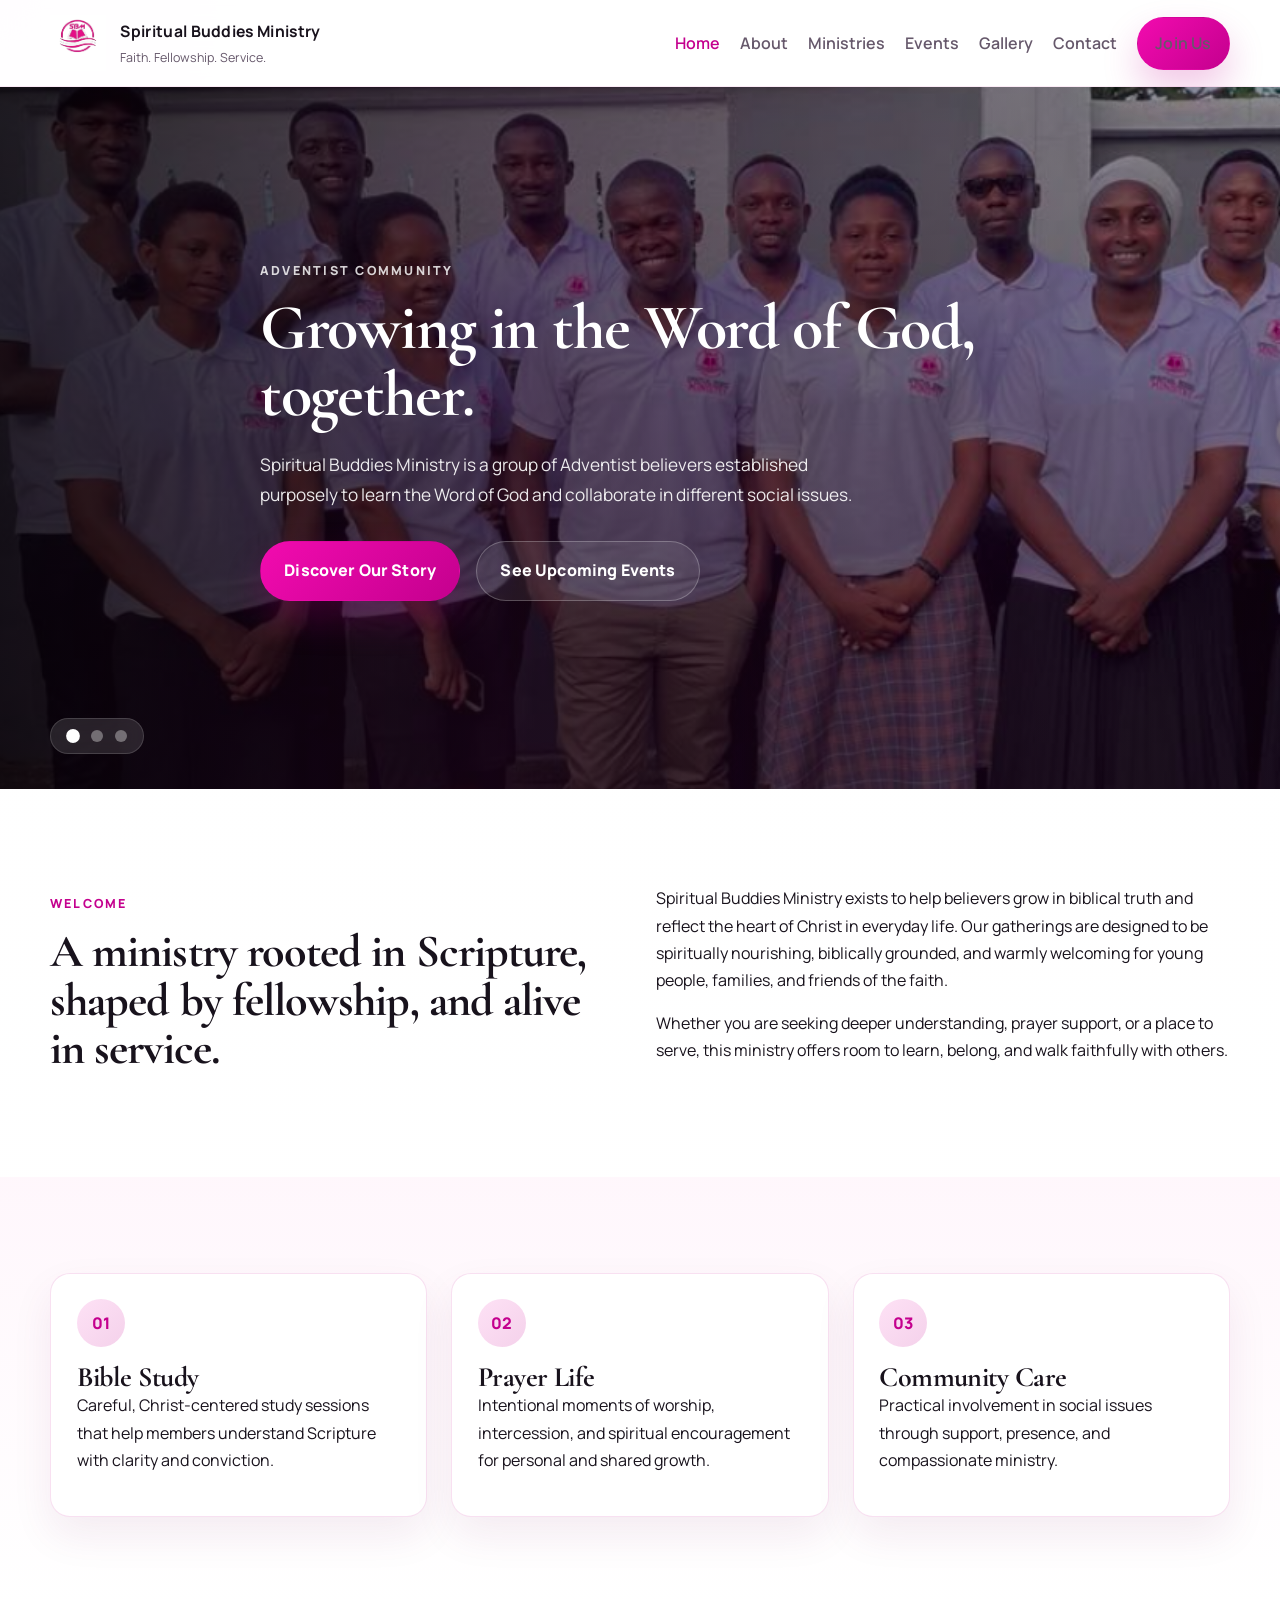
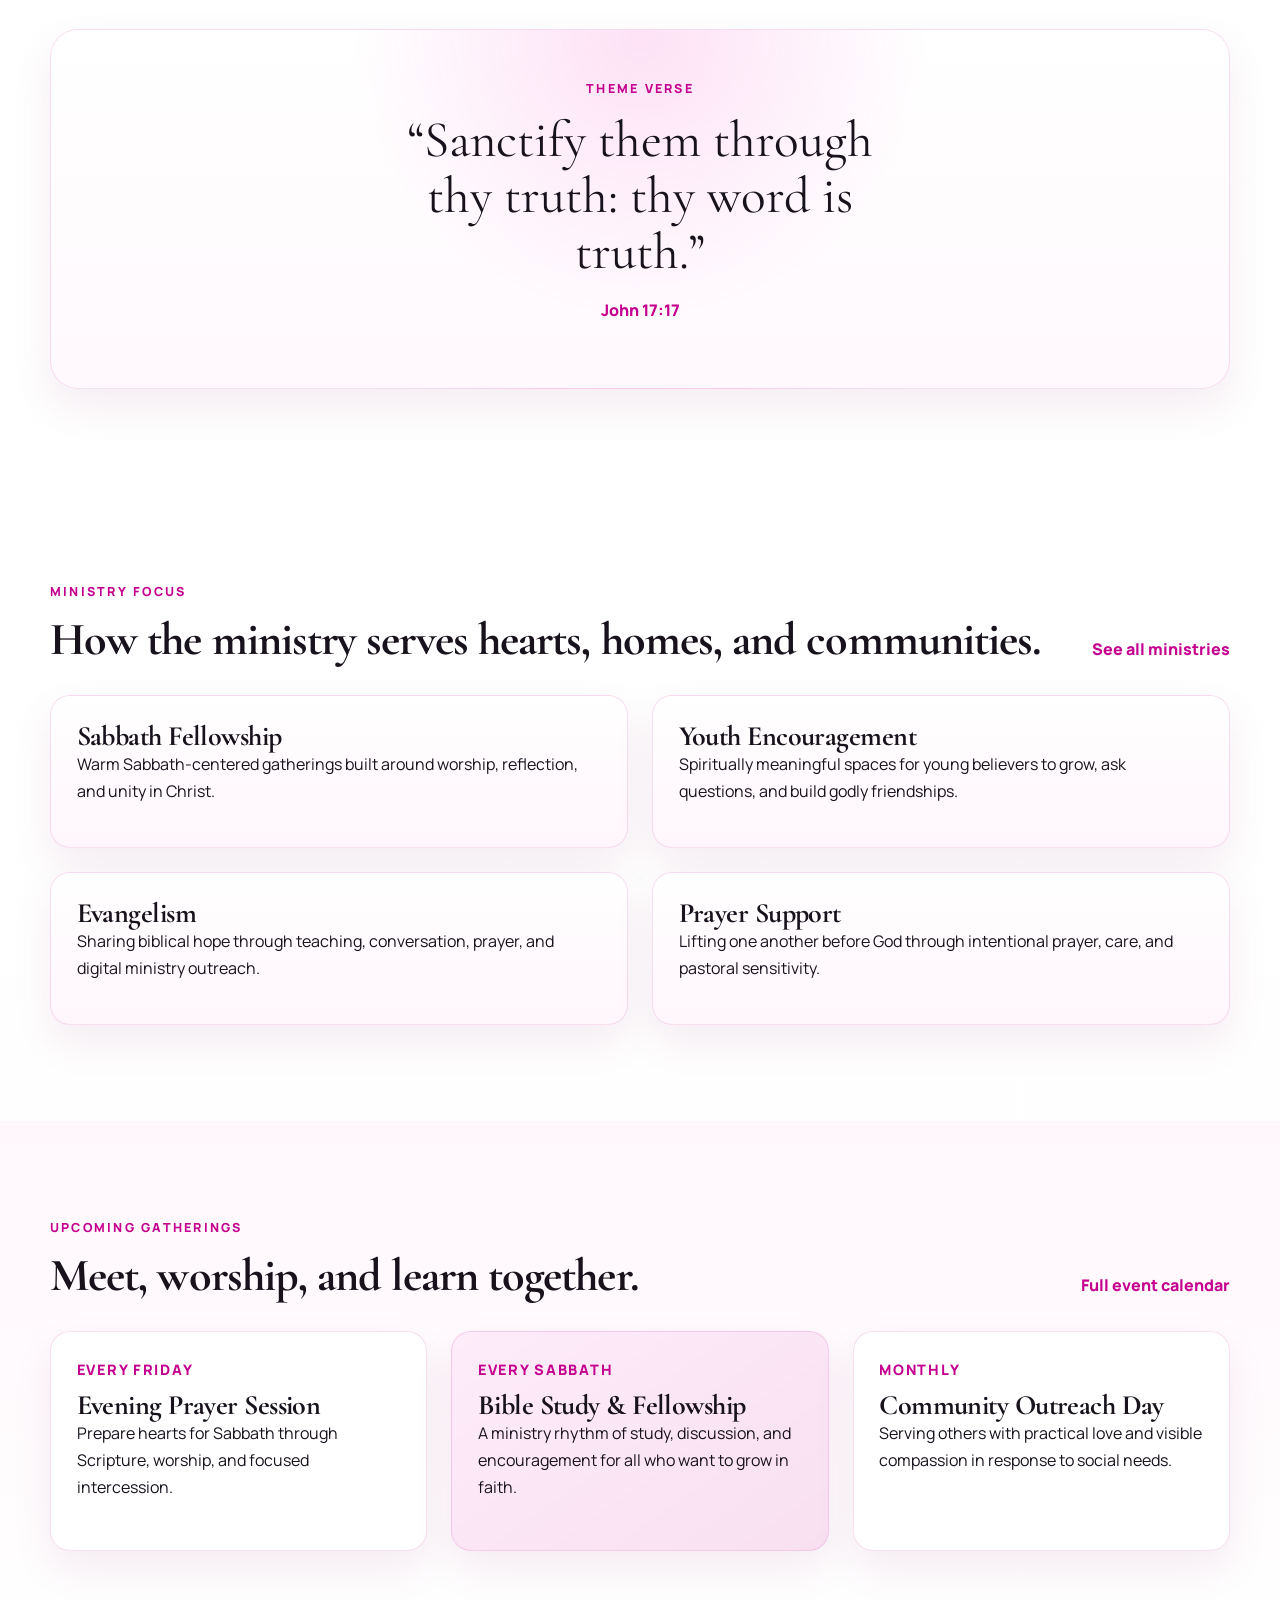
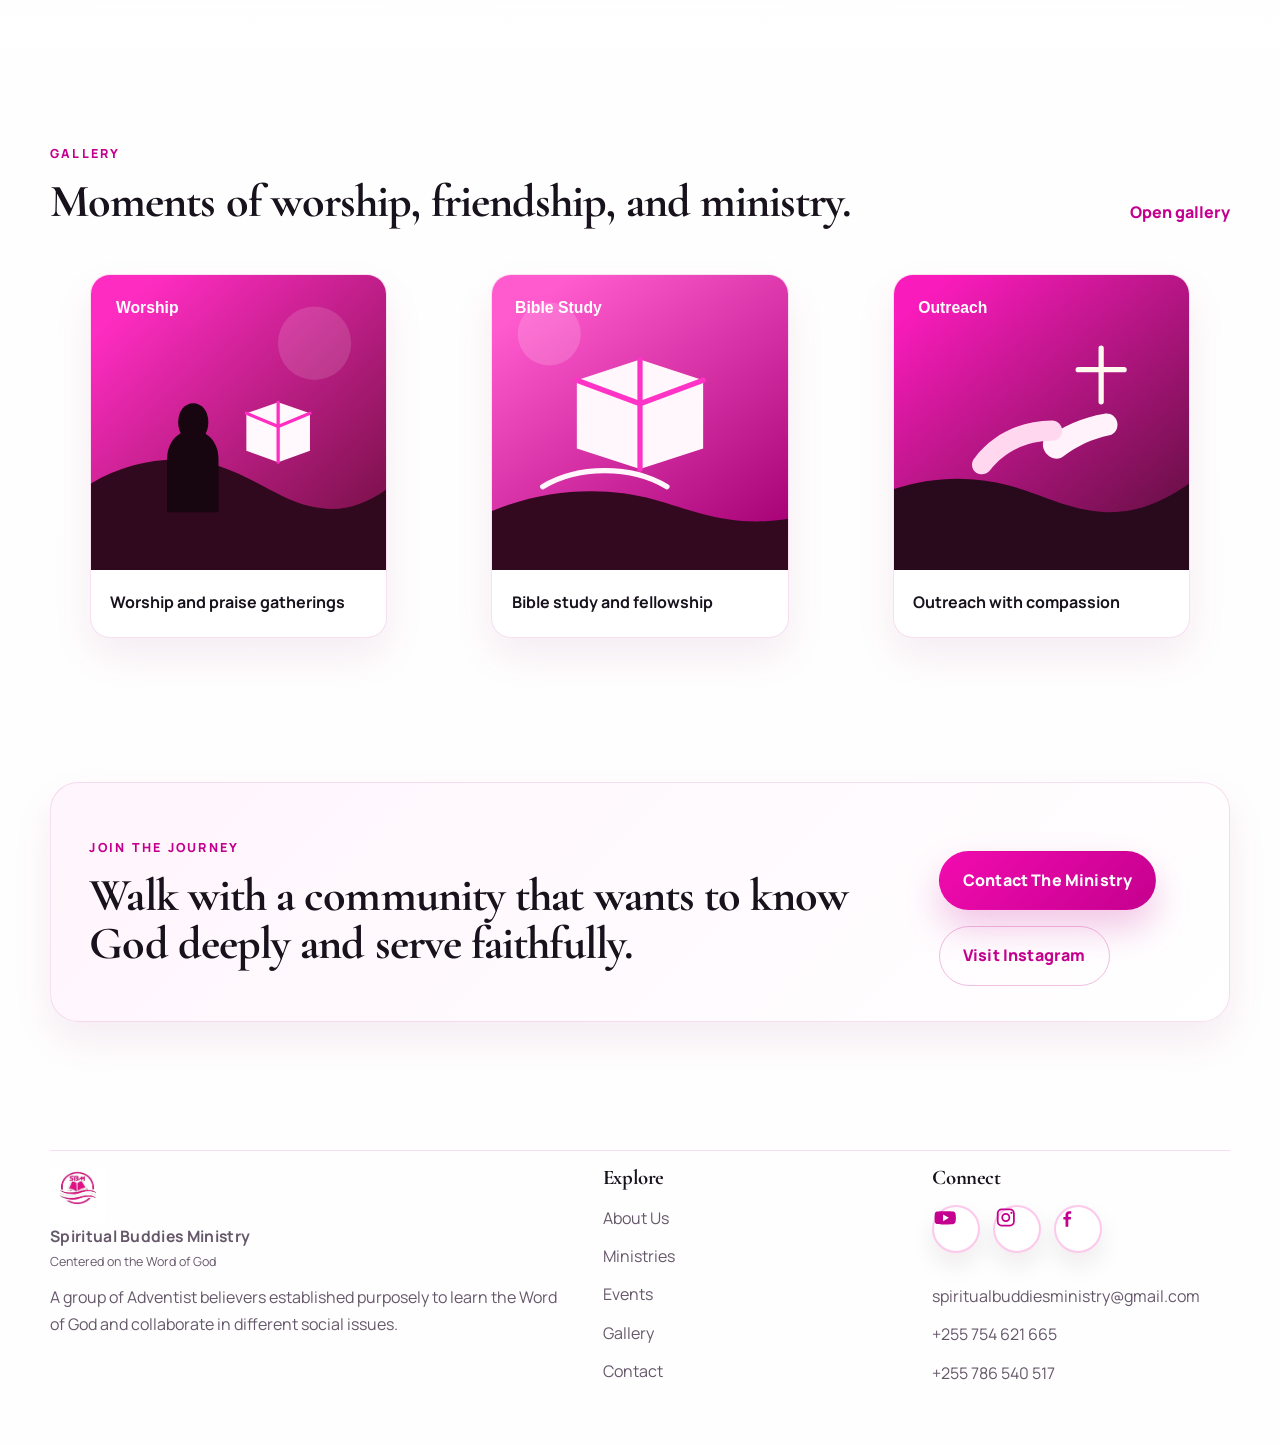
<file: index.html>
<!DOCTYPE html>
<html lang="en">
<head>
  <meta charset="UTF-8">
  <meta name="viewport" content="width=device-width, initial-scale=1.0">
  <meta name="description" content="Spiritual Buddies Ministry is a Christ-centered Adventist community devoted to Bible study, fellowship, worship, and compassionate outreach.">
  <title>Spiritual Buddies Ministry</title>
  <link rel="preconnect" href="https://fonts.googleapis.com">
  <link rel="preconnect" href="https://fonts.gstatic.com" crossorigin>
  <link href="https://fonts.googleapis.com/css2?family=Cormorant+Garamond:wght@500;600;700&family=Manrope:wght@400;500;600;700;800&display=swap" rel="stylesheet">
  <link rel="icon" type="image/svg+xml" href="assets/sbm.png">
  <link rel="stylesheet" href="styles.css">
</head>
<body>
  <div class="site-shell">
    <header class="site-header">
      <div class="container nav-row">
        <a class="brand" href="index.html" aria-label="Spiritual Buddies Ministry home">
          <img src="assets/sbm.png" alt="Spiritual Buddies Ministry logo">
          <span>
            <strong>Spiritual Buddies Ministry</strong>
            <small>Faith. Fellowship. Service.</small>
          </span>
        </a>

        <button class="nav-toggle" type="button" aria-expanded="false" aria-controls="site-nav">
          <span></span>
          <span></span>
          <span></span>
        </button>

        <nav class="site-nav" id="site-nav" aria-label="Main navigation">
          <a class="active" href="index.html">Home</a>
          <a href="about.html">About</a>
          <a href="ministries.html">Ministries</a>
          <a href="events.html">Events</a>
          <a href="gallery.html">Gallery</a>
          <a href="contact.html">Contact</a>
          <a class="button button-small" href="contact.html">Join Us</a>
        </nav>
      </div>
    </header>

    <main>
      <section class="hero" aria-label="Featured ministry highlights">
        <div class="hero-slide is-active" data-slide>
          <img src="assets/image.png" alt="Open Bible with a radiant sunrise and silhouettes in worship">
          <div class="hero-overlay"></div>
          <div class="container hero-content">
            <p class="eyebrow">Adventist Community</p>
            <h1>Growing in the Word of God, together.</h1>
            <p class="hero-copy">Spiritual Buddies Ministry is a group of Adventist believers established purposely to learn the Word of God and collaborate in different social issues.</p>
            <div class="hero-actions">
              <a class="button" href="about.html">Discover Our Story</a>
              <a class="button button-ghost" href="events.html">See Upcoming Events</a>
            </div>
          </div>
        </div>

        <div class="hero-slide" data-slide>
          <img src="assets/sbm1.JPG" alt="Prayerful gathering with glowing light in the sky">
          <div class="hero-overlay"></div>
          <div class="container hero-content">
            <p class="eyebrow">Prayer & Fellowship</p>
            <h2>Worship that strengthens faith and community.</h2>
            <p class="hero-copy">From Sabbath fellowship to heartfelt prayer sessions, we create spaces where believers can be encouraged, restored, and sent out with hope.</p>
            <div class="hero-actions">
              <a class="button" href="ministries.html">Explore Ministries</a>
              <a class="button button-ghost" href="contact.html">Plan a Visit</a>
            </div>
          </div>
        </div>

        <div class="hero-slide" data-slide>
          <img src="assets/sbm2.JPG" alt="Compassionate outreach scene with helping hands and a cross on the horizon">
          <div class="hero-overlay"></div>
          <div class="container hero-content">
            <p class="eyebrow">Service & Outreach</p>
            <h2>Faith that moves beyond words into loving action.</h2>
            <p class="hero-copy">We believe Bible truth should shape daily life, compassionate service, and practical care for the people and communities around us.</p>
            <div class="hero-actions">
              <a class="button" href="gallery.html">View Ministry Moments</a>
              <a class="button button-ghost" href="contact.html">Support the Mission</a>
            </div>
          </div>
        </div>

        <div class="hero-controls container" aria-label="Hero slideshow controls">
          <div class="hero-dots" role="tablist" aria-label="Choose hero slide">
            <button class="hero-dot is-active" type="button" data-dot aria-label="Show slide 1"></button>
            <button class="hero-dot" type="button" data-dot aria-label="Show slide 2"></button>
            <button class="hero-dot" type="button" data-dot aria-label="Show slide 3"></button>
          </div>
        </div>
      </section>

      <section class="section">
        <div class="container split-grid">
          <div>
            <p class="section-tag">Welcome</p>
            <h2>A ministry rooted in Scripture, shaped by fellowship, and alive in service.</h2>
          </div>
          <div>
            <p>Spiritual Buddies Ministry exists to help believers grow in biblical truth and reflect the heart of Christ in everyday life. Our gatherings are designed to be spiritually nourishing, biblically grounded, and warmly welcoming for young people, families, and friends of the faith.</p>
            <p>Whether you are seeking deeper understanding, prayer support, or a place to serve, this ministry offers room to learn, belong, and walk faithfully with others.</p>
          </div>
        </div>
      </section>

      <section class="section section-tint">
        <div class="container">
          <div class="card-grid">
            <article class="feature-card">
              <span class="card-icon">01</span>
              <h3>Bible Study</h3>
              <p>Careful, Christ-centered study sessions that help members understand Scripture with clarity and conviction.</p>
            </article>
            <article class="feature-card">
              <span class="card-icon">02</span>
              <h3>Prayer Life</h3>
              <p>Intentional moments of worship, intercession, and spiritual encouragement for personal and shared growth.</p>
            </article>
            <article class="feature-card">
              <span class="card-icon">03</span>
              <h3>Community Care</h3>
              <p>Practical involvement in social issues through support, presence, and compassionate ministry.</p>
            </article>
          </div>
        </div>
      </section>

      <section class="section scripture-section">
        <div class="container scripture-card">
          <p class="section-tag">Theme Verse</p>
          <blockquote>
            “Sanctify them through thy truth: thy word is truth.”
          </blockquote>
          <p class="scripture-ref">John 17:17</p>
        </div>
      </section>

      <section class="section">
        <div class="container">
          <div class="section-heading">
            <div>
              <p class="section-tag">Ministry Focus</p>
              <h2>How the ministry serves hearts, homes, and communities.</h2>
            </div>
            <a class="text-link" href="ministries.html">See all ministries</a>
          </div>

          <div class="ministry-grid">
            <article class="ministry-card">
              <h3>Sabbath Fellowship</h3>
              <p>Warm Sabbath-centered gatherings built around worship, reflection, and unity in Christ.</p>
            </article>
            <article class="ministry-card">
              <h3>Youth Encouragement</h3>
              <p>Spiritually meaningful spaces for young believers to grow, ask questions, and build godly friendships.</p>
            </article>
            <article class="ministry-card">
              <h3>Evangelism</h3>
              <p>Sharing biblical hope through teaching, conversation, prayer, and digital ministry outreach.</p>
            </article>
            <article class="ministry-card">
              <h3>Prayer Support</h3>
              <p>Lifting one another before God through intentional prayer, care, and pastoral sensitivity.</p>
            </article>
          </div>
        </div>
      </section>

      <section class="section section-tint">
        <div class="container">
          <div class="section-heading">
            <div>
              <p class="section-tag">Upcoming Gatherings</p>
              <h2>Meet, worship, and learn together.</h2>
            </div>
            <a class="text-link" href="events.html">Full event calendar</a>
          </div>

          <div class="event-grid">
            <article class="event-card">
              <p class="event-date">Every Friday</p>
              <h3>Evening Prayer Session</h3>
              <p>Prepare hearts for Sabbath through Scripture, worship, and focused intercession.</p>
            </article>
            <article class="event-card featured">
              <p class="event-date">Every Sabbath</p>
              <h3>Bible Study & Fellowship</h3>
              <p>A ministry rhythm of study, discussion, and encouragement for all who want to grow in faith.</p>
            </article>
            <article class="event-card">
              <p class="event-date">Monthly</p>
              <h3>Community Outreach Day</h3>
              <p>Serving others with practical love and visible compassion in response to social needs.</p>
            </article>
          </div>
        </div>
      </section>

      <section class="section">
        <div class="container gallery-preview">
          <div class="section-heading">
            <div>
              <p class="section-tag">Gallery</p>
              <h2>Moments of worship, friendship, and ministry.</h2>
            </div>
            <a class="text-link" href="gallery.html">Open gallery</a>
          </div>

          <div class="preview-grid">
            <figure class="preview-card">
              <img src="assets/gallery-1.svg" alt="Worship-themed gallery artwork">
              <figcaption>Worship and praise gatherings</figcaption>
            </figure>
            <figure class="preview-card">
              <img src="assets/gallery-2.svg" alt="Bible study-themed gallery artwork">
              <figcaption>Bible study and fellowship</figcaption>
            </figure>
            <figure class="preview-card">
              <img src="assets/gallery-3.svg" alt="Outreach-themed gallery artwork">
              <figcaption>Outreach with compassion</figcaption>
            </figure>
          </div>
        </div>
      </section>

      <section class="section cta-section">
        <div class="container cta-card">
          <div>
            <p class="section-tag">Join The Journey</p>
            <h2>Walk with a community that wants to know God deeply and serve faithfully.</h2>
          </div>
          <div class="cta-actions">
            <a class="button" href="contact.html">Contact The Ministry</a>
            <a class="button button-ghost" href="https://www.instagram.com/spiritualbuddiesministry/" target="_blank" rel="noreferrer">Visit Instagram</a>
          </div>
        </div>
      </section>
    </main>

    <footer class="site-footer">
      <div class="container footer-grid">
        <div>
          <a class="brand footer-brand" href="index.html">
            <img src="assets/sbm.png" alt="Spiritual Buddies Ministry logo">
            <span>
              <strong>Spiritual Buddies Ministry</strong>
              <small>Centered on the Word of God</small>
            </span>
          </a>
          <p class="footer-copy">A group of Adventist believers established purposely to learn the Word of God and collaborate in different social issues.</p>
        </div>

        <div>
          <h3>Explore</h3>
          <a href="about.html">About Us</a>
          <a href="ministries.html">Ministries</a>
          <a href="events.html">Events</a>
          <a href="gallery.html">Gallery</a>
          <a href="contact.html">Contact</a>
        </div>

        <div>
          <h3>Connect</h3>
          <div class="social-links" aria-label="Spiritual Buddies Ministry social media">
            <a class="social-link social-link-youtube" href="https://www.youtube.com/@spiritualbuddiesministry" target="_blank" rel="noreferrer" aria-label="YouTube">
              <svg viewBox="0 0 24 24" aria-hidden="true">
                <path d="M23.5 7.2a3 3 0 0 0-2.1-2.1C19.6 4.6 12 4.6 12 4.6s-7.6 0-9.4.5A3 3 0 0 0 .5 7.2 31.8 31.8 0 0 0 0 12a31.8 31.8 0 0 0 .5 4.8 3 3 0 0 0 2.1 2.1c1.8.5 9.4.5 9.4.5s7.6 0 9.4-.5a3 3 0 0 0 2.1-2.1A31.8 31.8 0 0 0 24 12a31.8 31.8 0 0 0-.5-4.8ZM9.7 15.7V8.3l6.5 3.7-6.5 3.7Z"/>
              </svg>
            </a>
            <a class="social-link social-link-instagram" href="https://www.instagram.com/spiritualbuddiesministry" target="_blank" rel="noreferrer" aria-label="Instagram">
              <svg viewBox="0 0 24 24" aria-hidden="true">
                <path d="M7.5 2h9A5.5 5.5 0 0 1 22 7.5v9a5.5 5.5 0 0 1-5.5 5.5h-9A5.5 5.5 0 0 1 2 16.5v-9A5.5 5.5 0 0 1 7.5 2Zm0 2A3.5 3.5 0 0 0 4 7.5v9A3.5 3.5 0 0 0 7.5 20h9a3.5 3.5 0 0 0 3.5-3.5v-9A3.5 3.5 0 0 0 16.5 4h-9Zm10.75 1.5a1.25 1.25 0 1 1 0 2.5 1.25 1.25 0 0 1 0-2.5ZM12 7a5 5 0 1 1 0 10 5 5 0 0 1 0-10Zm0 2a3 3 0 1 0 0 6 3 3 0 0 0 0-6Z"/>
              </svg>
            </a>
            <a class="social-link social-link-facebook" href="https://www.facebook.com/spiritualbuddiesministry" target="_blank" rel="noreferrer" aria-label="Facebook">
              <svg viewBox="0 0 24 24" aria-hidden="true">
                <path d="M13.5 22v-8h2.7l.4-3h-3.1V9.1c0-.9.3-1.5 1.6-1.5h1.7V4.9c-.3 0-1.3-.1-2.4-.1-2.4 0-4 1.5-4 4.2V11H8v3h2.4v8h3.1Z"/>
              </svg>
            </a>
          </div>
          <a href="mailto:spiritualbuddiesministry@gmail.com">spiritualbuddiesministry@gmail.com</a>
          <a href="tel:+255754621665">+255 754 621 665</a>
          <a href="tel:+255786540517">+255 786 540 517</a>
        </div>
      </div>
    </footer>
  </div>

  <script src="script.js"></script>
</body>
</html>
</file>
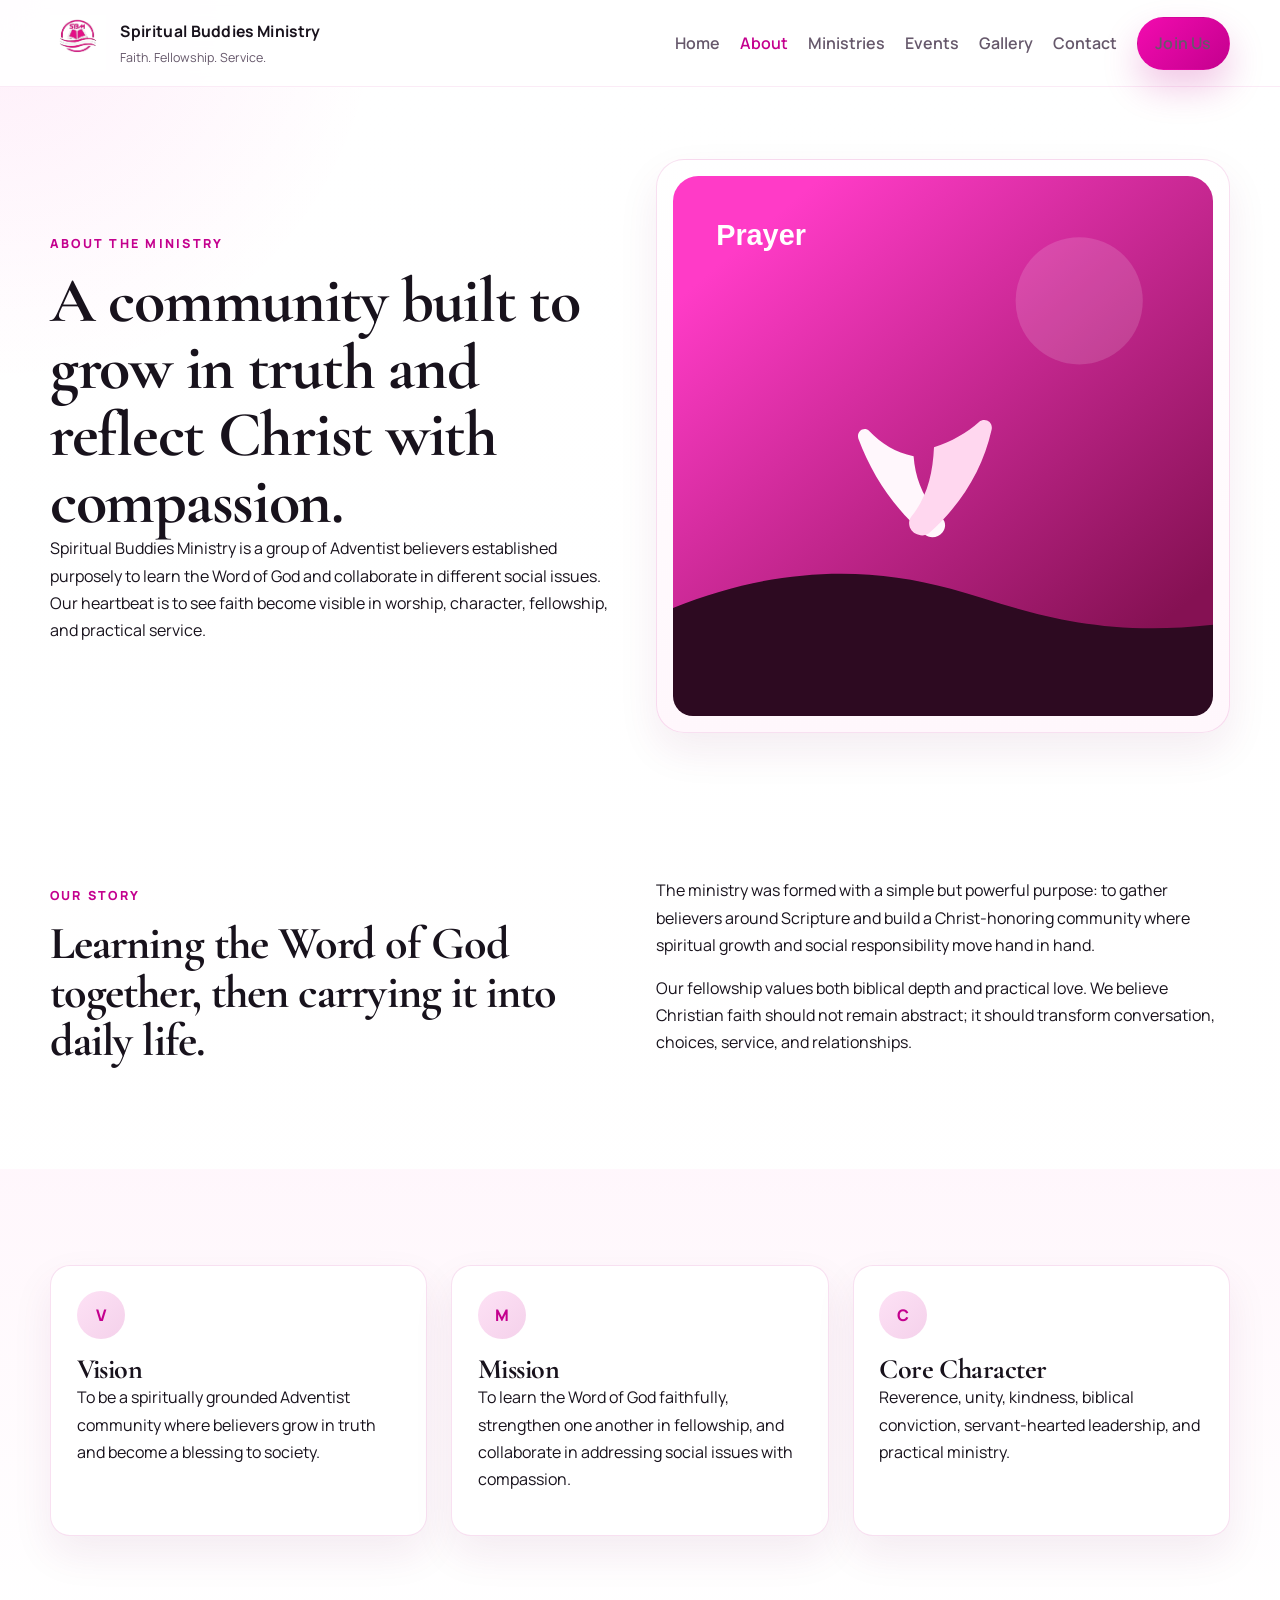
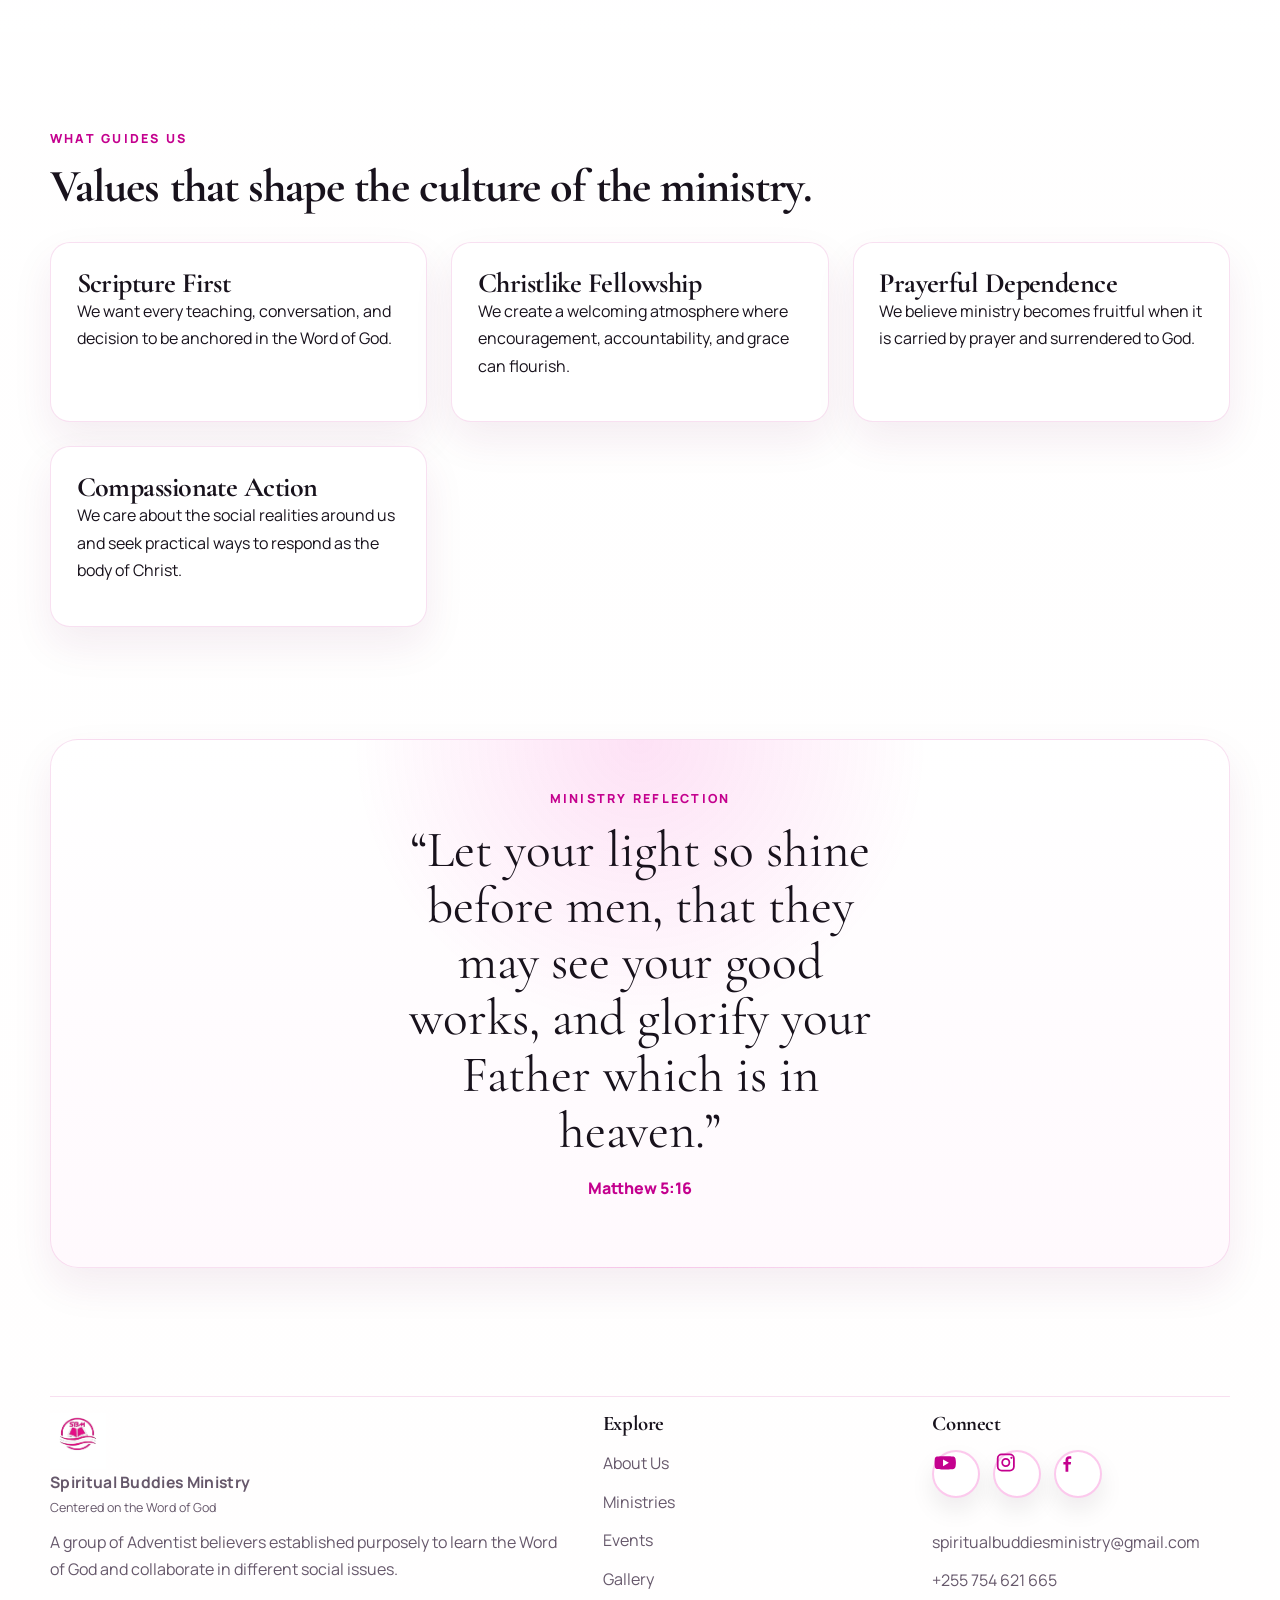
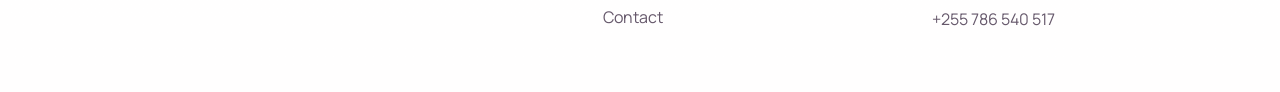
<file: about.html>
<!DOCTYPE html>
<html lang="en">
<head>
  <meta charset="UTF-8">
  <meta name="viewport" content="width=device-width, initial-scale=1.0">
  <meta name="description" content="Learn about Spiritual Buddies Ministry, its mission, values, and commitment to Scripture, fellowship, and service.">
  <title>About Us | Spiritual Buddies Ministry</title>
  <link rel="preconnect" href="https://fonts.googleapis.com">
  <link rel="preconnect" href="https://fonts.gstatic.com" crossorigin>
  <link href="https://fonts.googleapis.com/css2?family=Cormorant+Garamond:wght@500;600;700&family=Manrope:wght@400;500;600;700;800&display=swap" rel="stylesheet">
  <link rel="icon" type="image/svg+xml" href="assets/sbm.png">
  <link rel="stylesheet" href="styles.css">
</head>
<body>
  <div class="site-shell">
    <header class="site-header">
      <div class="container nav-row">
        <a class="brand" href="index.html" aria-label="Spiritual Buddies Ministry home">
          <img src="assets/sbm.png" alt="Spiritual Buddies Ministry logo">
          <span>
            <strong>Spiritual Buddies Ministry</strong>
            <small>Faith. Fellowship. Service.</small>
          </span>
        </a>

        <button class="nav-toggle" type="button" aria-expanded="false" aria-controls="site-nav">
          <span></span>
          <span></span>
          <span></span>
        </button>

        <nav class="site-nav" id="site-nav" aria-label="Main navigation">
          <a href="index.html">Home</a>
          <a class="active" href="about.html">About</a>
          <a href="ministries.html">Ministries</a>
          <a href="events.html">Events</a>
          <a href="gallery.html">Gallery</a>
          <a href="contact.html">Contact</a>
          <a class="button button-small" href="contact.html">Join Us</a>
        </nav>
      </div>
    </header>

    <main>
      <section class="page-hero">
        <div class="container page-hero-grid">
          <div>
            <p class="eyebrow">About The Ministry</p>
            <h1>A community built to grow in truth and reflect Christ with compassion.</h1>
            <p>Spiritual Buddies Ministry is a group of Adventist believers established purposely to learn the Word of God and collaborate in different social issues. Our heartbeat is to see faith become visible in worship, character, fellowship, and practical service.</p>
          </div>
          <div class="page-hero-card">
            <img src="assets/gallery-4.svg" alt="Spiritual Buddies Ministry theme artwork">
          </div>
        </div>
      </section>

      <section class="section">
        <div class="container split-grid">
          <div>
            <p class="section-tag">Our Story</p>
            <h2>Learning the Word of God together, then carrying it into daily life.</h2>
          </div>
          <div>
            <p>The ministry was formed with a simple but powerful purpose: to gather believers around Scripture and build a Christ-honoring community where spiritual growth and social responsibility move hand in hand.</p>
            <p>Our fellowship values both biblical depth and practical love. We believe Christian faith should not remain abstract; it should transform conversation, choices, service, and relationships.</p>
          </div>
        </div>
      </section>

      <section class="section section-tint">
        <div class="container card-grid">
          <article class="feature-card">
            <span class="card-icon">V</span>
            <h3>Vision</h3>
            <p>To be a spiritually grounded Adventist community where believers grow in truth and become a blessing to society.</p>
          </article>
          <article class="feature-card">
            <span class="card-icon">M</span>
            <h3>Mission</h3>
            <p>To learn the Word of God faithfully, strengthen one another in fellowship, and collaborate in addressing social issues with compassion.</p>
          </article>
          <article class="feature-card">
            <span class="card-icon">C</span>
            <h3>Core Character</h3>
            <p>Reverence, unity, kindness, biblical conviction, servant-hearted leadership, and practical ministry.</p>
          </article>
        </div>
      </section>

      <section class="section">
        <div class="container">
          <div class="section-heading">
            <div>
              <p class="section-tag">What Guides Us</p>
              <h2>Values that shape the culture of the ministry.</h2>
            </div>
          </div>

          <div class="value-grid">
            <article class="value-card">
              <h3>Scripture First</h3>
              <p>We want every teaching, conversation, and decision to be anchored in the Word of God.</p>
            </article>
            <article class="value-card">
              <h3>Christlike Fellowship</h3>
              <p>We create a welcoming atmosphere where encouragement, accountability, and grace can flourish.</p>
            </article>
            <article class="value-card">
              <h3>Prayerful Dependence</h3>
              <p>We believe ministry becomes fruitful when it is carried by prayer and surrendered to God.</p>
            </article>
            <article class="value-card">
              <h3>Compassionate Action</h3>
              <p>We care about the social realities around us and seek practical ways to respond as the body of Christ.</p>
            </article>
          </div>
        </div>
      </section>

      <section class="section scripture-section">
        <div class="container scripture-card">
          <p class="section-tag">Ministry Reflection</p>
          <blockquote>
            “Let your light so shine before men, that they may see your good works, and glorify your Father which is in heaven.”
          </blockquote>
          <p class="scripture-ref">Matthew 5:16</p>
        </div>
      </section>
    </main>

    <footer class="site-footer">
      <div class="container footer-grid">
        <div>
          <a class="brand footer-brand" href="index.html">
            <img src="assets/sbm.png" alt="Spiritual Buddies Ministry logo">
            <span>
              <strong>Spiritual Buddies Ministry</strong>
              <small>Centered on the Word of God</small>
            </span>
          </a>
          <p class="footer-copy">A group of Adventist believers established purposely to learn the Word of God and collaborate in different social issues.</p>
        </div>
        <div>
          <h3>Explore</h3>
          <a href="about.html">About Us</a>
          <a href="ministries.html">Ministries</a>
          <a href="events.html">Events</a>
          <a href="gallery.html">Gallery</a>
          <a href="contact.html">Contact</a>
        </div>
        <div>
          <h3>Connect</h3>
          <div class="social-links" aria-label="Spiritual Buddies Ministry social media">
            <a class="social-link social-link-youtube" href="https://www.youtube.com/@spiritualbuddiesministry" target="_blank" rel="noreferrer" aria-label="YouTube">
              <svg viewBox="0 0 24 24" aria-hidden="true">
                <path d="M23.5 7.2a3 3 0 0 0-2.1-2.1C19.6 4.6 12 4.6 12 4.6s-7.6 0-9.4.5A3 3 0 0 0 .5 7.2 31.8 31.8 0 0 0 0 12a31.8 31.8 0 0 0 .5 4.8 3 3 0 0 0 2.1 2.1c1.8.5 9.4.5 9.4.5s7.6 0 9.4-.5a3 3 0 0 0 2.1-2.1A31.8 31.8 0 0 0 24 12a31.8 31.8 0 0 0-.5-4.8ZM9.7 15.7V8.3l6.5 3.7-6.5 3.7Z"/>
              </svg>
            </a>
            <a class="social-link social-link-instagram" href="https://www.instagram.com/spiritualbuddiesministry" target="_blank" rel="noreferrer" aria-label="Instagram">
              <svg viewBox="0 0 24 24" aria-hidden="true">
                <path d="M7.5 2h9A5.5 5.5 0 0 1 22 7.5v9a5.5 5.5 0 0 1-5.5 5.5h-9A5.5 5.5 0 0 1 2 16.5v-9A5.5 5.5 0 0 1 7.5 2Zm0 2A3.5 3.5 0 0 0 4 7.5v9A3.5 3.5 0 0 0 7.5 20h9a3.5 3.5 0 0 0 3.5-3.5v-9A3.5 3.5 0 0 0 16.5 4h-9Zm10.75 1.5a1.25 1.25 0 1 1 0 2.5 1.25 1.25 0 0 1 0-2.5ZM12 7a5 5 0 1 1 0 10 5 5 0 0 1 0-10Zm0 2a3 3 0 1 0 0 6 3 3 0 0 0 0-6Z"/>
              </svg>
            </a>
            <a class="social-link social-link-facebook" href="https://www.facebook.com/spiritualbuddiesministry" target="_blank" rel="noreferrer" aria-label="Facebook">
              <svg viewBox="0 0 24 24" aria-hidden="true">
                <path d="M13.5 22v-8h2.7l.4-3h-3.1V9.1c0-.9.3-1.5 1.6-1.5h1.7V4.9c-.3 0-1.3-.1-2.4-.1-2.4 0-4 1.5-4 4.2V11H8v3h2.4v8h3.1Z"/>
              </svg>
            </a>
          </div>
          <a href="mailto:spiritualbuddiesministry@gmail.com">spiritualbuddiesministry@gmail.com</a>
          <a href="tel:+255754621665">+255 754 621 665</a>
          <a href="tel:+255786540517">+255 786 540 517</a>
        </div>
      </div>
    </footer>
  </div>

  <script src="script.js"></script>
</body>
</html>
</file>
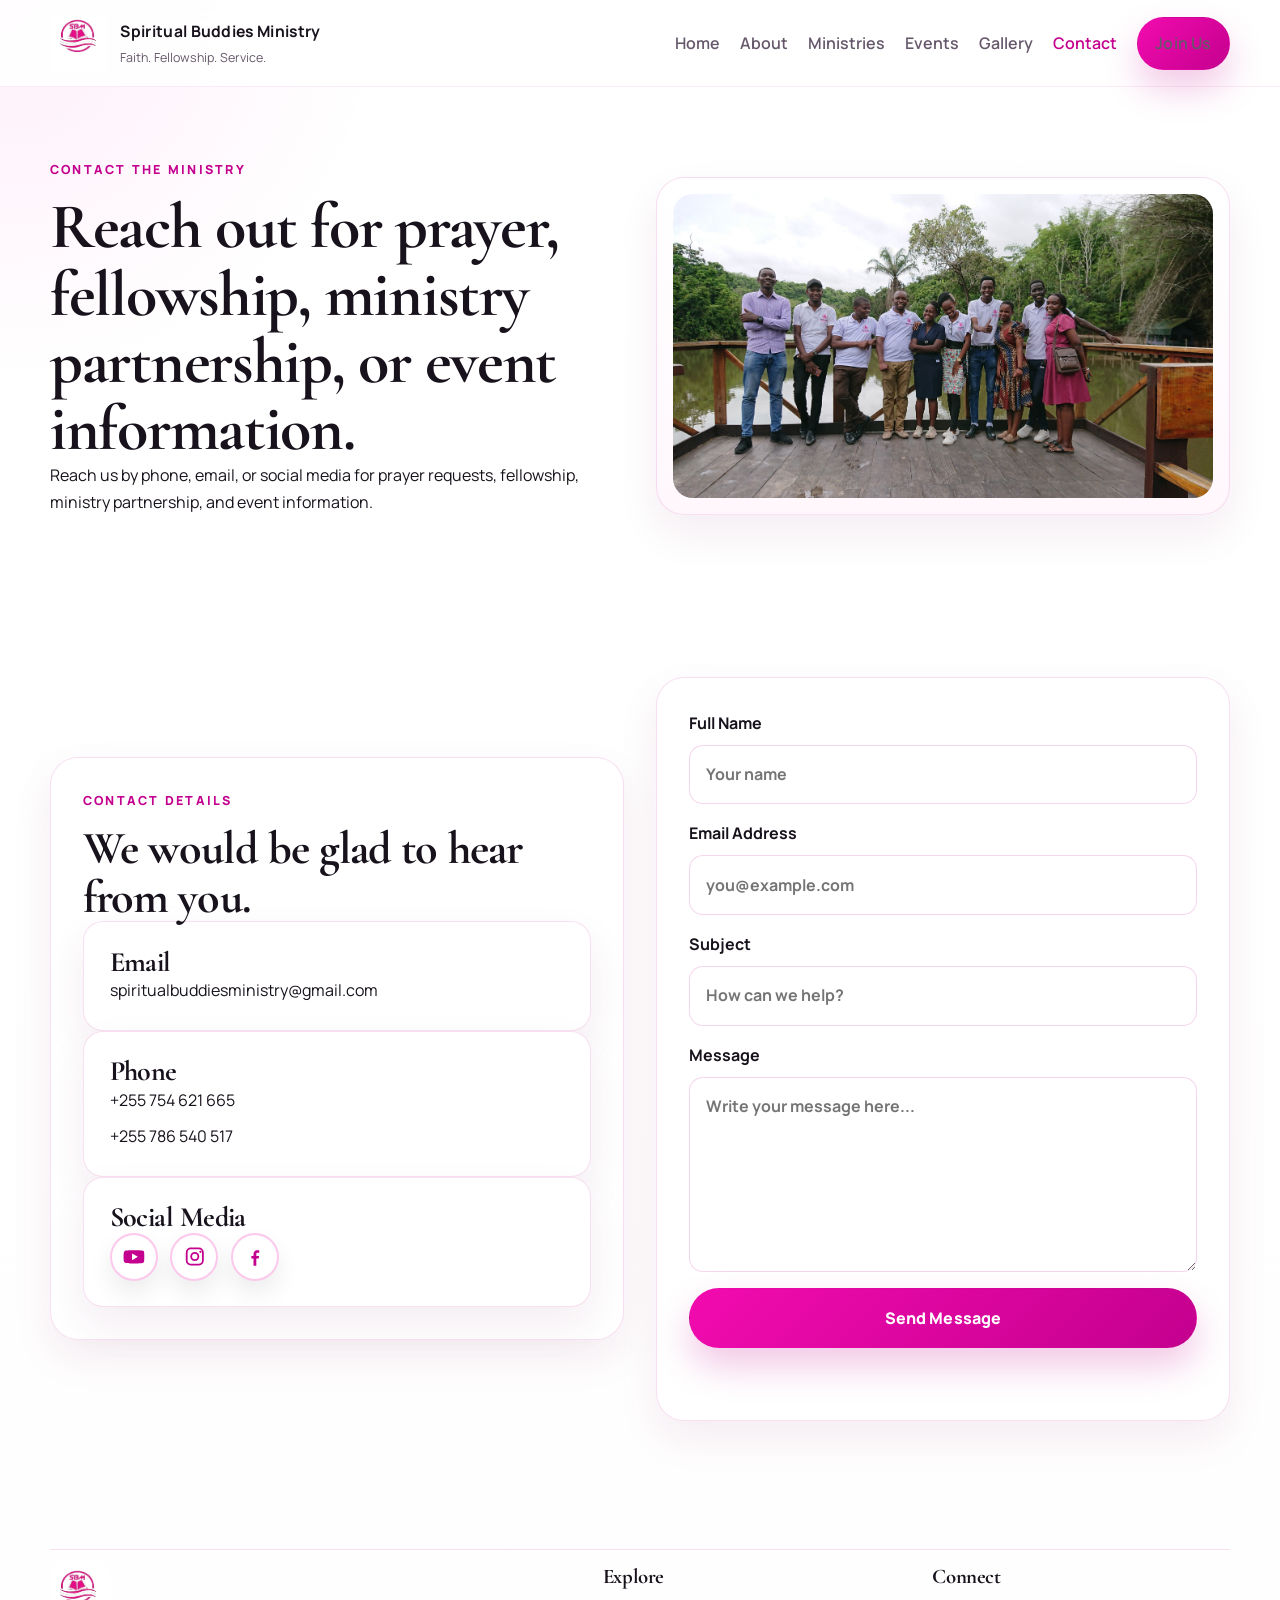
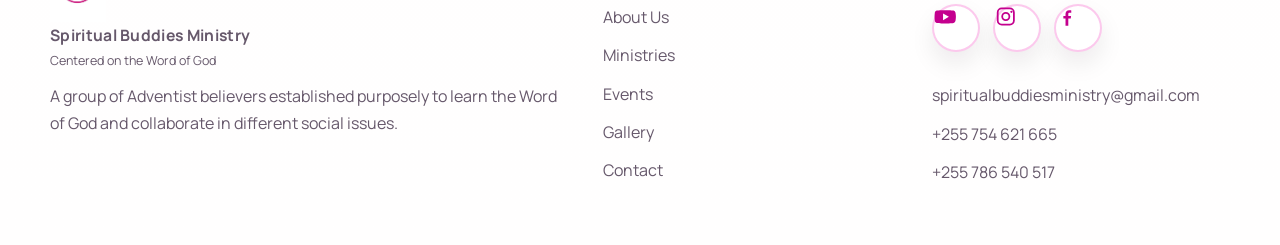
<file: contact.html>
<!DOCTYPE html>
<html lang="en">
<head>
  <meta charset="UTF-8">
  <meta name="viewport" content="width=device-width, initial-scale=1.0">
  <meta name="description" content="Contact Spiritual Buddies Ministry for fellowship, prayer, events, and community outreach opportunities.">
  <title>Contact | Spiritual Buddies Ministry</title>
  <link rel="preconnect" href="https://fonts.googleapis.com">
  <link rel="preconnect" href="https://fonts.gstatic.com" crossorigin>
  <link href="https://fonts.googleapis.com/css2?family=Cormorant+Garamond:wght@500;600;700&family=Manrope:wght@400;500;600;700;800&display=swap" rel="stylesheet">
  <link rel="icon" type="image/svg+xml" href="assets/sbm.png">
  <link rel="stylesheet" href="styles.css">
</head>
<body>
  <div class="site-shell">
    <header class="site-header">
      <div class="container nav-row">
        <a class="brand" href="index.html" aria-label="Spiritual Buddies Ministry home">
          <img src="assets/sbm.png" alt="Spiritual Buddies Ministry logo">
          <span>
            <strong>Spiritual Buddies Ministry</strong>
            <small>Faith. Fellowship. Service.</small>
          </span>
        </a>

        <button class="nav-toggle" type="button" aria-expanded="false" aria-controls="site-nav">
          <span></span>
          <span></span>
          <span></span>
        </button>

        <nav class="site-nav" id="site-nav" aria-label="Main navigation">
          <a href="index.html">Home</a>
          <a href="about.html">About</a>
          <a href="ministries.html">Ministries</a>
          <a href="events.html">Events</a>
          <a href="gallery.html">Gallery</a>
          <a class="active" href="contact.html">Contact</a>
          <a class="button button-small" href="contact.html">Join Us</a>
        </nav>
      </div>
    </header>

    <main>
      <section class="page-hero">
        <div class="container page-hero-grid">
          <div>
            <p class="eyebrow">Contact The Ministry</p>
            <h1>Reach out for prayer, fellowship, ministry partnership, or event information.</h1>
            <p>Reach us by phone, email, or social media for prayer requests, fellowship, ministry partnership, and event information.</p>
          </div>
          <div class="page-hero-card">
            <img src="assets/sbm2.JPG" alt="Contact and outreach artwork">
          </div>
        </div>
      </section>

      <section class="section">
        <div class="container contact-grid">
          <div class="contact-panel">
            <p class="section-tag">Contact Details</p>
            <h2>We would be glad to hear from you.</h2>

            <div class="contact-card">
              <h3>Email</h3>
              <a href="mailto:spiritualbuddiesministry@gmail.com">spiritualbuddiesministry@gmail.com</a>
            </div>

            <div class="contact-card">
              <h3>Phone</h3>
              <div class="contact-stack">
                <a href="tel:+255754621665">+255 754 621 665</a>
                <a href="tel:+255786540517">+255 786 540 517</a>
              </div>
            </div>

            <div class="contact-card">
              <h3>Social Media</h3>
              <div class="social-links" aria-label="Spiritual Buddies Ministry social media">
                <a class="social-link social-link-youtube" href="https://www.youtube.com/@spiritualbuddiesministry" target="_blank" rel="noreferrer" aria-label="YouTube">
                  <svg viewBox="0 0 24 24" aria-hidden="true">
                    <path d="M23.5 7.2a3 3 0 0 0-2.1-2.1C19.6 4.6 12 4.6 12 4.6s-7.6 0-9.4.5A3 3 0 0 0 .5 7.2 31.8 31.8 0 0 0 0 12a31.8 31.8 0 0 0 .5 4.8 3 3 0 0 0 2.1 2.1c1.8.5 9.4.5 9.4.5s7.6 0 9.4-.5a3 3 0 0 0 2.1-2.1A31.8 31.8 0 0 0 24 12a31.8 31.8 0 0 0-.5-4.8ZM9.7 15.7V8.3l6.5 3.7-6.5 3.7Z"/>
                  </svg>
                </a>
                <a class="social-link social-link-instagram" href="https://www.instagram.com/spiritualbuddiesministry" target="_blank" rel="noreferrer" aria-label="Instagram">
                  <svg viewBox="0 0 24 24" aria-hidden="true">
                    <path d="M7.5 2h9A5.5 5.5 0 0 1 22 7.5v9a5.5 5.5 0 0 1-5.5 5.5h-9A5.5 5.5 0 0 1 2 16.5v-9A5.5 5.5 0 0 1 7.5 2Zm0 2A3.5 3.5 0 0 0 4 7.5v9A3.5 3.5 0 0 0 7.5 20h9a3.5 3.5 0 0 0 3.5-3.5v-9A3.5 3.5 0 0 0 16.5 4h-9Zm10.75 1.5a1.25 1.25 0 1 1 0 2.5 1.25 1.25 0 0 1 0-2.5ZM12 7a5 5 0 1 1 0 10 5 5 0 0 1 0-10Zm0 2a3 3 0 1 0 0 6 3 3 0 0 0 0-6Z"/>
                  </svg>
                </a>
                <a class="social-link social-link-facebook" href="https://www.facebook.com/spiritualbuddiesministry" target="_blank" rel="noreferrer" aria-label="Facebook">
                  <svg viewBox="0 0 24 24" aria-hidden="true">
                    <path d="M13.5 22v-8h2.7l.4-3h-3.1V9.1c0-.9.3-1.5 1.6-1.5h1.7V4.9c-.3 0-1.3-.1-2.4-.1-2.4 0-4 1.5-4 4.2V11H8v3h2.4v8h3.1Z"/>
                  </svg>
                </a>
              </div>
            </div>
          </div>

          <div class="form-panel">
            <form class="contact-form" data-contact-form>
              <label>
                Full Name
                <input type="text" name="name" placeholder="Your name" required>
              </label>
              <label>
                Email Address
                <input type="email" name="email" placeholder="you@example.com" required>
              </label>
              <label>
                Subject
                <input type="text" name="subject" placeholder="How can we help?">
              </label>
              <label>
                Message
                <textarea name="message" rows="6" placeholder="Write your message here..." required></textarea>
              </label>
              <button class="button" type="submit">Send Message</button>
              <p class="form-note" data-form-feedback></p>
            </form>
          </div>
        </div>
      </section>
    </main>

    <footer class="site-footer">
      <div class="container footer-grid">
        <div>
          <a class="brand footer-brand" href="index.html">
            <img src="assets/sbm.png" alt="Spiritual Buddies Ministry logo">
            <span>
              <strong>Spiritual Buddies Ministry</strong>
              <small>Centered on the Word of God</small>
            </span>
          </a>
          <p class="footer-copy">A group of Adventist believers established purposely to learn the Word of God and collaborate in different social issues.</p>
        </div>
        <div>
          <h3>Explore</h3>
          <a href="about.html">About Us</a>
          <a href="ministries.html">Ministries</a>
          <a href="events.html">Events</a>
          <a href="gallery.html">Gallery</a>
          <a href="contact.html">Contact</a>
        </div>
        <div>
          <h3>Connect</h3>
          <div class="social-links" aria-label="Spiritual Buddies Ministry social media">
            <a class="social-link social-link-youtube" href="https://www.youtube.com/@spiritualbuddiesministry" target="_blank" rel="noreferrer" aria-label="YouTube">
              <svg viewBox="0 0 24 24" aria-hidden="true">
                <path d="M23.5 7.2a3 3 0 0 0-2.1-2.1C19.6 4.6 12 4.6 12 4.6s-7.6 0-9.4.5A3 3 0 0 0 .5 7.2 31.8 31.8 0 0 0 0 12a31.8 31.8 0 0 0 .5 4.8 3 3 0 0 0 2.1 2.1c1.8.5 9.4.5 9.4.5s7.6 0 9.4-.5a3 3 0 0 0 2.1-2.1A31.8 31.8 0 0 0 24 12a31.8 31.8 0 0 0-.5-4.8ZM9.7 15.7V8.3l6.5 3.7-6.5 3.7Z"/>
              </svg>
            </a>
            <a class="social-link social-link-instagram" href="https://www.instagram.com/spiritualbuddiesministry" target="_blank" rel="noreferrer" aria-label="Instagram">
              <svg viewBox="0 0 24 24" aria-hidden="true">
                <path d="M7.5 2h9A5.5 5.5 0 0 1 22 7.5v9a5.5 5.5 0 0 1-5.5 5.5h-9A5.5 5.5 0 0 1 2 16.5v-9A5.5 5.5 0 0 1 7.5 2Zm0 2A3.5 3.5 0 0 0 4 7.5v9A3.5 3.5 0 0 0 7.5 20h9a3.5 3.5 0 0 0 3.5-3.5v-9A3.5 3.5 0 0 0 16.5 4h-9Zm10.75 1.5a1.25 1.25 0 1 1 0 2.5 1.25 1.25 0 0 1 0-2.5ZM12 7a5 5 0 1 1 0 10 5 5 0 0 1 0-10Zm0 2a3 3 0 1 0 0 6 3 3 0 0 0 0-6Z"/>
              </svg>
            </a>
            <a class="social-link social-link-facebook" href="https://www.facebook.com/spiritualbuddiesministry" target="_blank" rel="noreferrer" aria-label="Facebook">
              <svg viewBox="0 0 24 24" aria-hidden="true">
                <path d="M13.5 22v-8h2.7l.4-3h-3.1V9.1c0-.9.3-1.5 1.6-1.5h1.7V4.9c-.3 0-1.3-.1-2.4-.1-2.4 0-4 1.5-4 4.2V11H8v3h2.4v8h3.1Z"/>
              </svg>
            </a>
          </div>
          <a href="mailto:spiritualbuddiesministry@gmail.com">spiritualbuddiesministry@gmail.com</a>
          <a href="tel:+255754621665">+255 754 621 665</a>
          <a href="tel:+255786540517">+255 786 540 517</a>
        </div>
      </div>
    </footer>
  </div>

  <script src="script.js"></script>
</body>
</html>
</file>
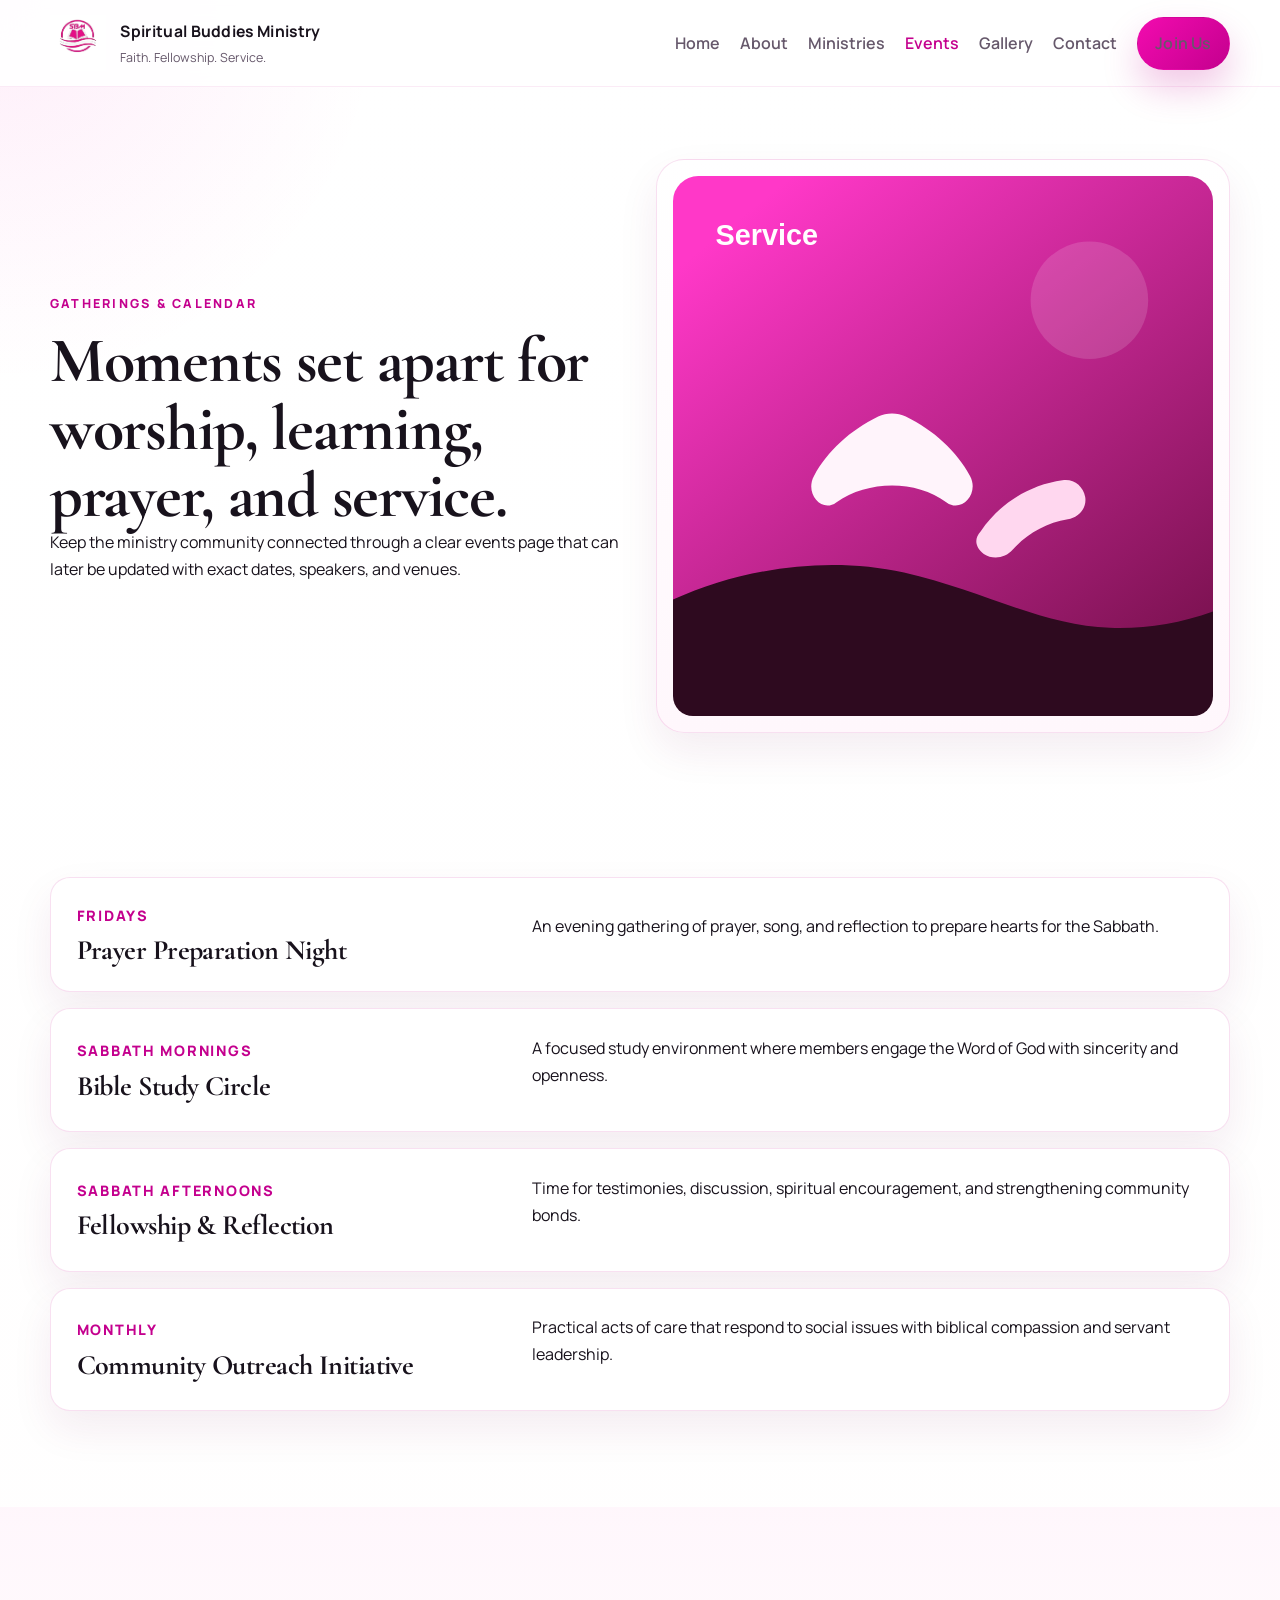
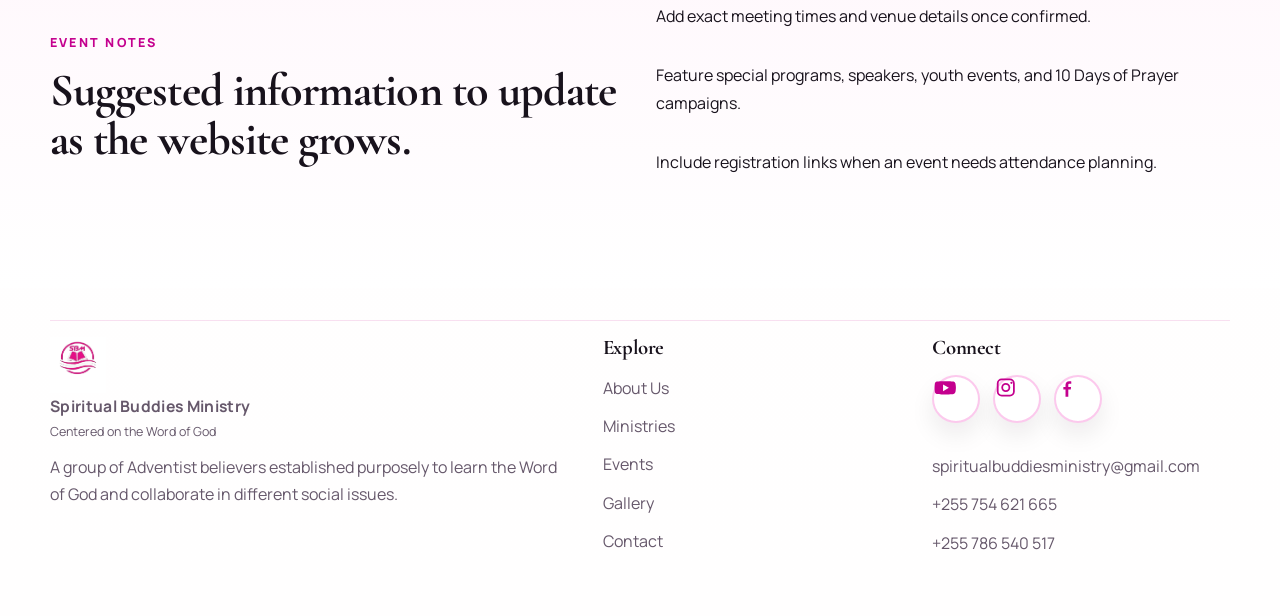
<file: events.html>
<!DOCTYPE html>
<html lang="en">
<head>
  <meta charset="UTF-8">
  <meta name="viewport" content="width=device-width, initial-scale=1.0">
  <meta name="description" content="See gatherings, Sabbath programs, prayer sessions, and outreach moments from Spiritual Buddies Ministry.">
  <title>Events | Spiritual Buddies Ministry</title>
  <link rel="preconnect" href="https://fonts.googleapis.com">
  <link rel="preconnect" href="https://fonts.gstatic.com" crossorigin>
  <link href="https://fonts.googleapis.com/css2?family=Cormorant+Garamond:wght@500;600;700&family=Manrope:wght@400;500;600;700;800&display=swap" rel="stylesheet">
  <link rel="icon" type="image/svg+xml" href="assets/sbm.png">
  <link rel="stylesheet" href="styles.css">
</head>
<body>
  <div class="site-shell">
    <header class="site-header">
      <div class="container nav-row">
        <a class="brand" href="index.html" aria-label="Spiritual Buddies Ministry home">
          <img src="assets/sbm.png" alt="Spiritual Buddies Ministry logo">
          <span>
            <strong>Spiritual Buddies Ministry</strong>
            <small>Faith. Fellowship. Service.</small>
          </span>
        </a>

        <button class="nav-toggle" type="button" aria-expanded="false" aria-controls="site-nav">
          <span></span>
          <span></span>
          <span></span>
        </button>

        <nav class="site-nav" id="site-nav" aria-label="Main navigation">
          <a href="index.html">Home</a>
          <a href="about.html">About</a>
          <a href="ministries.html">Ministries</a>
          <a class="active" href="events.html">Events</a>
          <a href="gallery.html">Gallery</a>
          <a href="contact.html">Contact</a>
          <a class="button button-small" href="contact.html">Join Us</a>
        </nav>
      </div>
    </header>

    <main>
      <section class="page-hero">
        <div class="container page-hero-grid">
          <div>
            <p class="eyebrow">Gatherings & Calendar</p>
            <h1>Moments set apart for worship, learning, prayer, and service.</h1>
            <p>Keep the ministry community connected through a clear events page that can later be updated with exact dates, speakers, and venues.</p>
          </div>
          <div class="page-hero-card">
            <img src="assets/gallery-6.svg" alt="Event and fellowship artwork">
          </div>
        </div>
      </section>

      <section class="section">
        <div class="container">
          <div class="event-list">
            <article class="schedule-card">
              <div>
                <p class="event-date">Fridays</p>
                <h3>Prayer Preparation Night</h3>
              </div>
              <p>An evening gathering of prayer, song, and reflection to prepare hearts for the Sabbath.</p>
            </article>
            <article class="schedule-card">
              <div>
                <p class="event-date">Sabbath Mornings</p>
                <h3>Bible Study Circle</h3>
              </div>
              <p>A focused study environment where members engage the Word of God with sincerity and openness.</p>
            </article>
            <article class="schedule-card">
              <div>
                <p class="event-date">Sabbath Afternoons</p>
                <h3>Fellowship & Reflection</h3>
              </div>
              <p>Time for testimonies, discussion, spiritual encouragement, and strengthening community bonds.</p>
            </article>
            <article class="schedule-card">
              <div>
                <p class="event-date">Monthly</p>
                <h3>Community Outreach Initiative</h3>
              </div>
              <p>Practical acts of care that respond to social issues with biblical compassion and servant leadership.</p>
            </article>
          </div>
        </div>
      </section>

      <section class="section section-tint">
        <div class="container split-grid">
          <div>
            <p class="section-tag">Event Notes</p>
            <h2>Suggested information to update as the website grows.</h2>
          </div>
          <div class="notes-list">
            <p>Add exact meeting times and venue details once confirmed.</p>
            <p>Feature special programs, speakers, youth events, and 10 Days of Prayer campaigns.</p>
            <p>Include registration links when an event needs attendance planning.</p>
          </div>
        </div>
      </section>
    </main>

    <footer class="site-footer">
      <div class="container footer-grid">
        <div>
          <a class="brand footer-brand" href="index.html">
            <img src="assets/sbm.png" alt="Spiritual Buddies Ministry logo">
            <span>
              <strong>Spiritual Buddies Ministry</strong>
              <small>Centered on the Word of God</small>
            </span>
          </a>
          <p class="footer-copy">A group of Adventist believers established purposely to learn the Word of God and collaborate in different social issues.</p>
        </div>
        <div>
          <h3>Explore</h3>
          <a href="about.html">About Us</a>
          <a href="ministries.html">Ministries</a>
          <a href="events.html">Events</a>
          <a href="gallery.html">Gallery</a>
          <a href="contact.html">Contact</a>
        </div>
        <div>
          <h3>Connect</h3>
          <div class="social-links" aria-label="Spiritual Buddies Ministry social media">
            <a class="social-link social-link-youtube" href="https://www.youtube.com/@spiritualbuddiesministry" target="_blank" rel="noreferrer" aria-label="YouTube">
              <svg viewBox="0 0 24 24" aria-hidden="true">
                <path d="M23.5 7.2a3 3 0 0 0-2.1-2.1C19.6 4.6 12 4.6 12 4.6s-7.6 0-9.4.5A3 3 0 0 0 .5 7.2 31.8 31.8 0 0 0 0 12a31.8 31.8 0 0 0 .5 4.8 3 3 0 0 0 2.1 2.1c1.8.5 9.4.5 9.4.5s7.6 0 9.4-.5a3 3 0 0 0 2.1-2.1A31.8 31.8 0 0 0 24 12a31.8 31.8 0 0 0-.5-4.8ZM9.7 15.7V8.3l6.5 3.7-6.5 3.7Z"/>
              </svg>
            </a>
            <a class="social-link social-link-instagram" href="https://www.instagram.com/spiritualbuddiesministry" target="_blank" rel="noreferrer" aria-label="Instagram">
              <svg viewBox="0 0 24 24" aria-hidden="true">
                <path d="M7.5 2h9A5.5 5.5 0 0 1 22 7.5v9a5.5 5.5 0 0 1-5.5 5.5h-9A5.5 5.5 0 0 1 2 16.5v-9A5.5 5.5 0 0 1 7.5 2Zm0 2A3.5 3.5 0 0 0 4 7.5v9A3.5 3.5 0 0 0 7.5 20h9a3.5 3.5 0 0 0 3.5-3.5v-9A3.5 3.5 0 0 0 16.5 4h-9Zm10.75 1.5a1.25 1.25 0 1 1 0 2.5 1.25 1.25 0 0 1 0-2.5ZM12 7a5 5 0 1 1 0 10 5 5 0 0 1 0-10Zm0 2a3 3 0 1 0 0 6 3 3 0 0 0 0-6Z"/>
              </svg>
            </a>
            <a class="social-link social-link-facebook" href="https://www.facebook.com/spiritualbuddiesministry" target="_blank" rel="noreferrer" aria-label="Facebook">
              <svg viewBox="0 0 24 24" aria-hidden="true">
                <path d="M13.5 22v-8h2.7l.4-3h-3.1V9.1c0-.9.3-1.5 1.6-1.5h1.7V4.9c-.3 0-1.3-.1-2.4-.1-2.4 0-4 1.5-4 4.2V11H8v3h2.4v8h3.1Z"/>
              </svg>
            </a>
          </div>
          <a href="mailto:spiritualbuddiesministry@gmail.com">spiritualbuddiesministry@gmail.com</a>
          <a href="tel:+255754621665">+255 754 621 665</a>
          <a href="tel:+255786540517">+255 786 540 517</a>
        </div>
      </div>
    </footer>
  </div>

  <script src="script.js"></script>
</body>
</html>
</file>
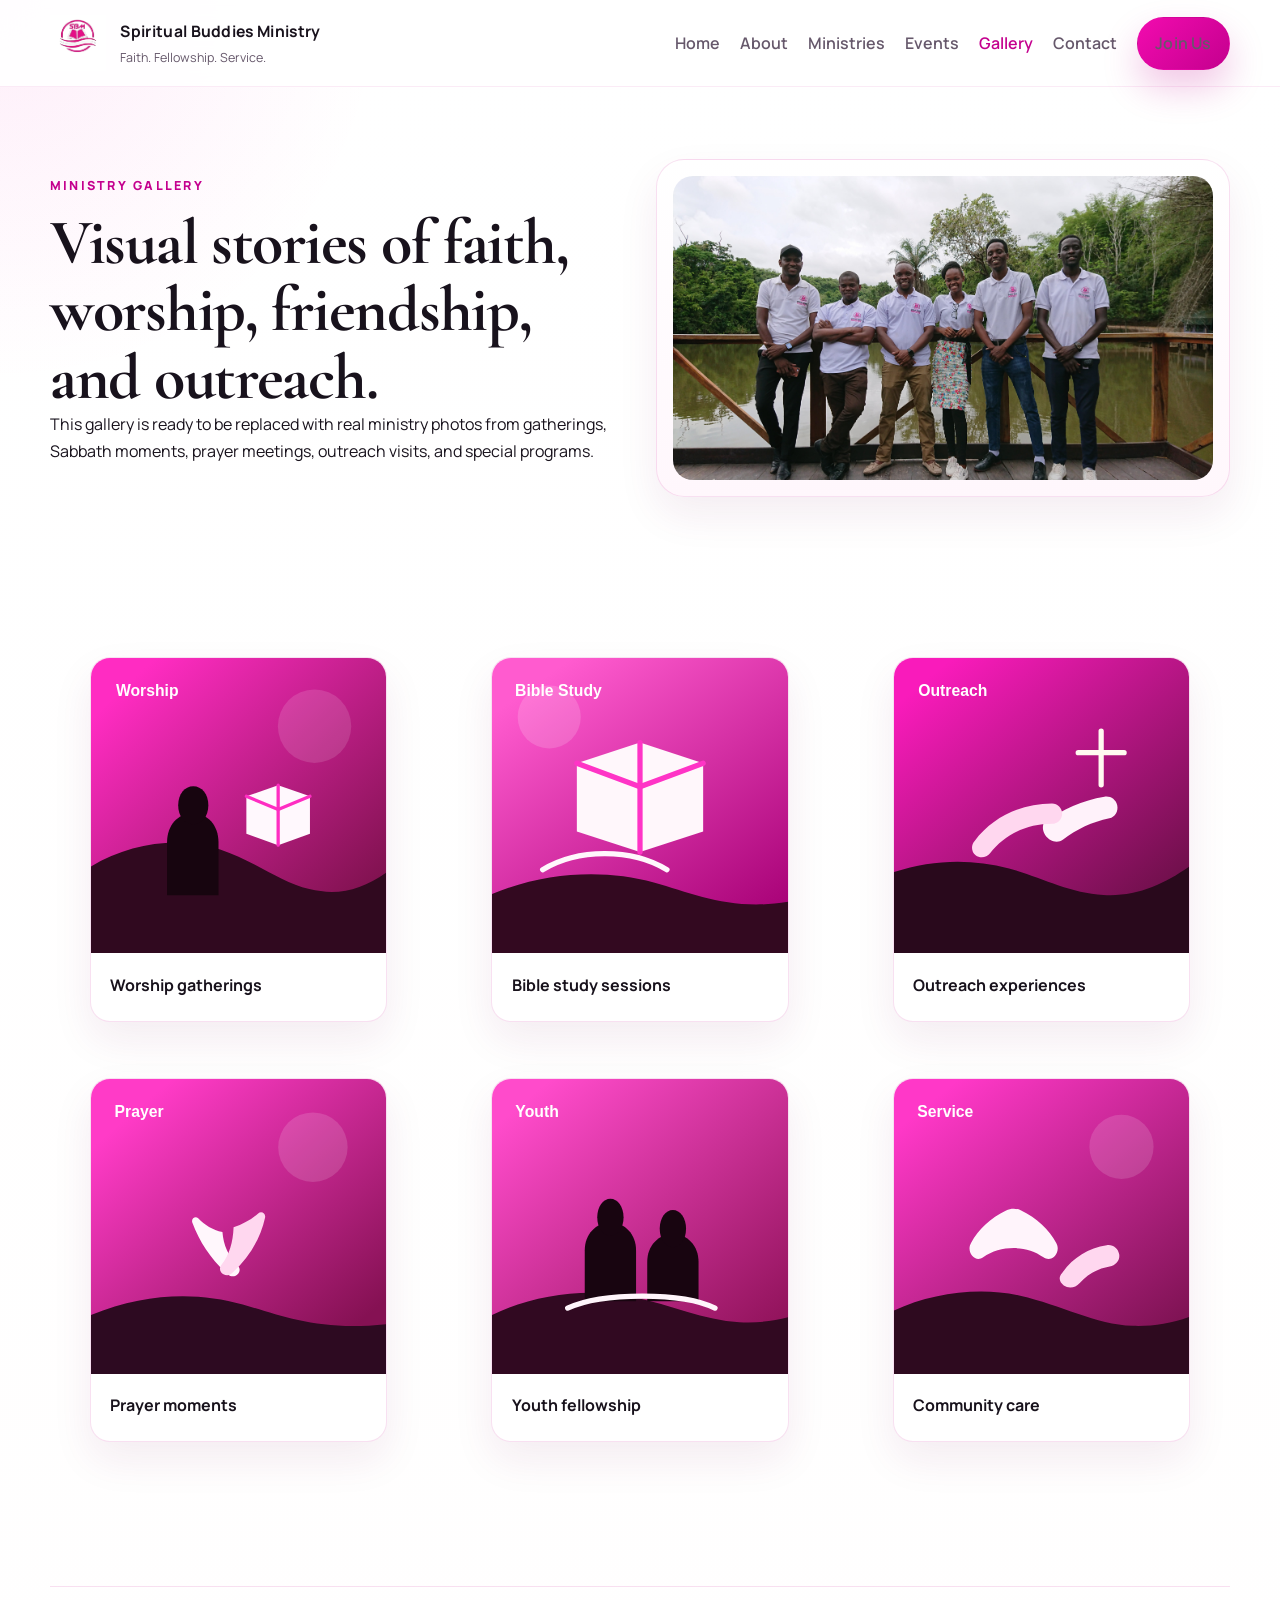
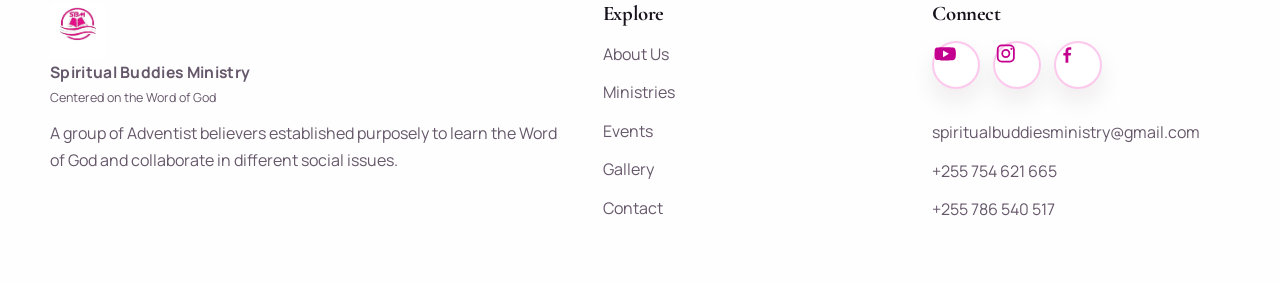
<file: gallery.html>
<!DOCTYPE html>
<html lang="en">
<head>
  <meta charset="UTF-8">
  <meta name="viewport" content="width=device-width, initial-scale=1.0">
  <meta name="description" content="Browse ministry moments, worship highlights, and outreach imagery from Spiritual Buddies Ministry.">
  <title>Gallery | Spiritual Buddies Ministry</title>
  <link rel="preconnect" href="https://fonts.googleapis.com">
  <link rel="preconnect" href="https://fonts.gstatic.com" crossorigin>
  <link href="https://fonts.googleapis.com/css2?family=Cormorant+Garamond:wght@500;600;700&family=Manrope:wght@400;500;600;700;800&display=swap" rel="stylesheet">
  <link rel="icon" type="image/svg+xml" href="assets/sbm.png">
  <link rel="stylesheet" href="styles.css">
</head>
<body>
  <div class="site-shell">
    <header class="site-header">
      <div class="container nav-row">
        <a class="brand" href="index.html" aria-label="Spiritual Buddies Ministry home">
          <img src="assets/sbm.png" alt="Spiritual Buddies Ministry logo">
          <span>
            <strong>Spiritual Buddies Ministry</strong>
            <small>Faith. Fellowship. Service.</small>
          </span>
        </a>

        <button class="nav-toggle" type="button" aria-expanded="false" aria-controls="site-nav">
          <span></span>
          <span></span>
          <span></span>
        </button>

        <nav class="site-nav" id="site-nav" aria-label="Main navigation">
          <a href="index.html">Home</a>
          <a href="about.html">About</a>
          <a href="ministries.html">Ministries</a>
          <a href="events.html">Events</a>
          <a class="active" href="gallery.html">Gallery</a>
          <a href="contact.html">Contact</a>
          <a class="button button-small" href="contact.html">Join Us</a>
        </nav>
      </div>
    </header>

    <main>
      <section class="page-hero">
        <div class="container page-hero-grid">
          <div>
            <p class="eyebrow">Ministry Gallery</p>
            <h1>Visual stories of faith, worship, friendship, and outreach.</h1>
            <p>This gallery is ready to be replaced with real ministry photos from gatherings, Sabbath moments, prayer meetings, outreach visits, and special programs.</p>
          </div>
          <div class="page-hero-card">
            <img src="assets/sbm1.JPG" alt="Gallery showcase artwork">
          </div>
        </div>
      </section>

      <section class="section">
        <div class="container gallery-grid">
          <figure class="gallery-card">
            <img src="assets/gallery-1.svg" alt="Worship placeholder artwork">
            <figcaption>Worship gatherings</figcaption>
          </figure>
          <figure class="gallery-card">
            <img src="assets/gallery-2.svg" alt="Bible study placeholder artwork">
            <figcaption>Bible study sessions</figcaption>
          </figure>
          <figure class="gallery-card">
            <img src="assets/gallery-3.svg" alt="Outreach placeholder artwork">
            <figcaption>Outreach experiences</figcaption>
          </figure>
          <figure class="gallery-card">
            <img src="assets/gallery-4.svg" alt="Prayer placeholder artwork">
            <figcaption>Prayer moments</figcaption>
          </figure>
          <figure class="gallery-card">
            <img src="assets/gallery-5.svg" alt="Youth placeholder artwork">
            <figcaption>Youth fellowship</figcaption>
          </figure>
          <figure class="gallery-card">
            <img src="assets/gallery-6.svg" alt="Community service placeholder artwork">
            <figcaption>Community care</figcaption>
          </figure>
        </div>
      </section>
    </main>

    <footer class="site-footer">
      <div class="container footer-grid">
        <div>
          <a class="brand footer-brand" href="index.html">
            <img src="assets/sbm.png" alt="Spiritual Buddies Ministry logo">
            <span>
              <strong>Spiritual Buddies Ministry</strong>
              <small>Centered on the Word of God</small>
            </span>
          </a>
          <p class="footer-copy">A group of Adventist believers established purposely to learn the Word of God and collaborate in different social issues.</p>
        </div>
        <div>
          <h3>Explore</h3>
          <a href="about.html">About Us</a>
          <a href="ministries.html">Ministries</a>
          <a href="events.html">Events</a>
          <a href="gallery.html">Gallery</a>
          <a href="contact.html">Contact</a>
        </div>
        <div>
          <h3>Connect</h3>
          <div class="social-links" aria-label="Spiritual Buddies Ministry social media">
            <a class="social-link social-link-youtube" href="https://www.youtube.com/@spiritualbuddiesministry" target="_blank" rel="noreferrer" aria-label="YouTube">
              <svg viewBox="0 0 24 24" aria-hidden="true">
                <path d="M23.5 7.2a3 3 0 0 0-2.1-2.1C19.6 4.6 12 4.6 12 4.6s-7.6 0-9.4.5A3 3 0 0 0 .5 7.2 31.8 31.8 0 0 0 0 12a31.8 31.8 0 0 0 .5 4.8 3 3 0 0 0 2.1 2.1c1.8.5 9.4.5 9.4.5s7.6 0 9.4-.5a3 3 0 0 0 2.1-2.1A31.8 31.8 0 0 0 24 12a31.8 31.8 0 0 0-.5-4.8ZM9.7 15.7V8.3l6.5 3.7-6.5 3.7Z"/>
              </svg>
            </a>
            <a class="social-link social-link-instagram" href="https://www.instagram.com/spiritualbuddiesministry" target="_blank" rel="noreferrer" aria-label="Instagram">
              <svg viewBox="0 0 24 24" aria-hidden="true">
                <path d="M7.5 2h9A5.5 5.5 0 0 1 22 7.5v9a5.5 5.5 0 0 1-5.5 5.5h-9A5.5 5.5 0 0 1 2 16.5v-9A5.5 5.5 0 0 1 7.5 2Zm0 2A3.5 3.5 0 0 0 4 7.5v9A3.5 3.5 0 0 0 7.5 20h9a3.5 3.5 0 0 0 3.5-3.5v-9A3.5 3.5 0 0 0 16.5 4h-9Zm10.75 1.5a1.25 1.25 0 1 1 0 2.5 1.25 1.25 0 0 1 0-2.5ZM12 7a5 5 0 1 1 0 10 5 5 0 0 1 0-10Zm0 2a3 3 0 1 0 0 6 3 3 0 0 0 0-6Z"/>
              </svg>
            </a>
            <a class="social-link social-link-facebook" href="https://www.facebook.com/spiritualbuddiesministry" target="_blank" rel="noreferrer" aria-label="Facebook">
              <svg viewBox="0 0 24 24" aria-hidden="true">
                <path d="M13.5 22v-8h2.7l.4-3h-3.1V9.1c0-.9.3-1.5 1.6-1.5h1.7V4.9c-.3 0-1.3-.1-2.4-.1-2.4 0-4 1.5-4 4.2V11H8v3h2.4v8h3.1Z"/>
              </svg>
            </a>
          </div>
          <a href="mailto:spiritualbuddiesministry@gmail.com">spiritualbuddiesministry@gmail.com</a>
          <a href="tel:+255754621665">+255 754 621 665</a>
          <a href="tel:+255786540517">+255 786 540 517</a>
        </div>
      </div>
    </footer>
  </div>

  <script src="script.js"></script>
</body>
</html>
</file>
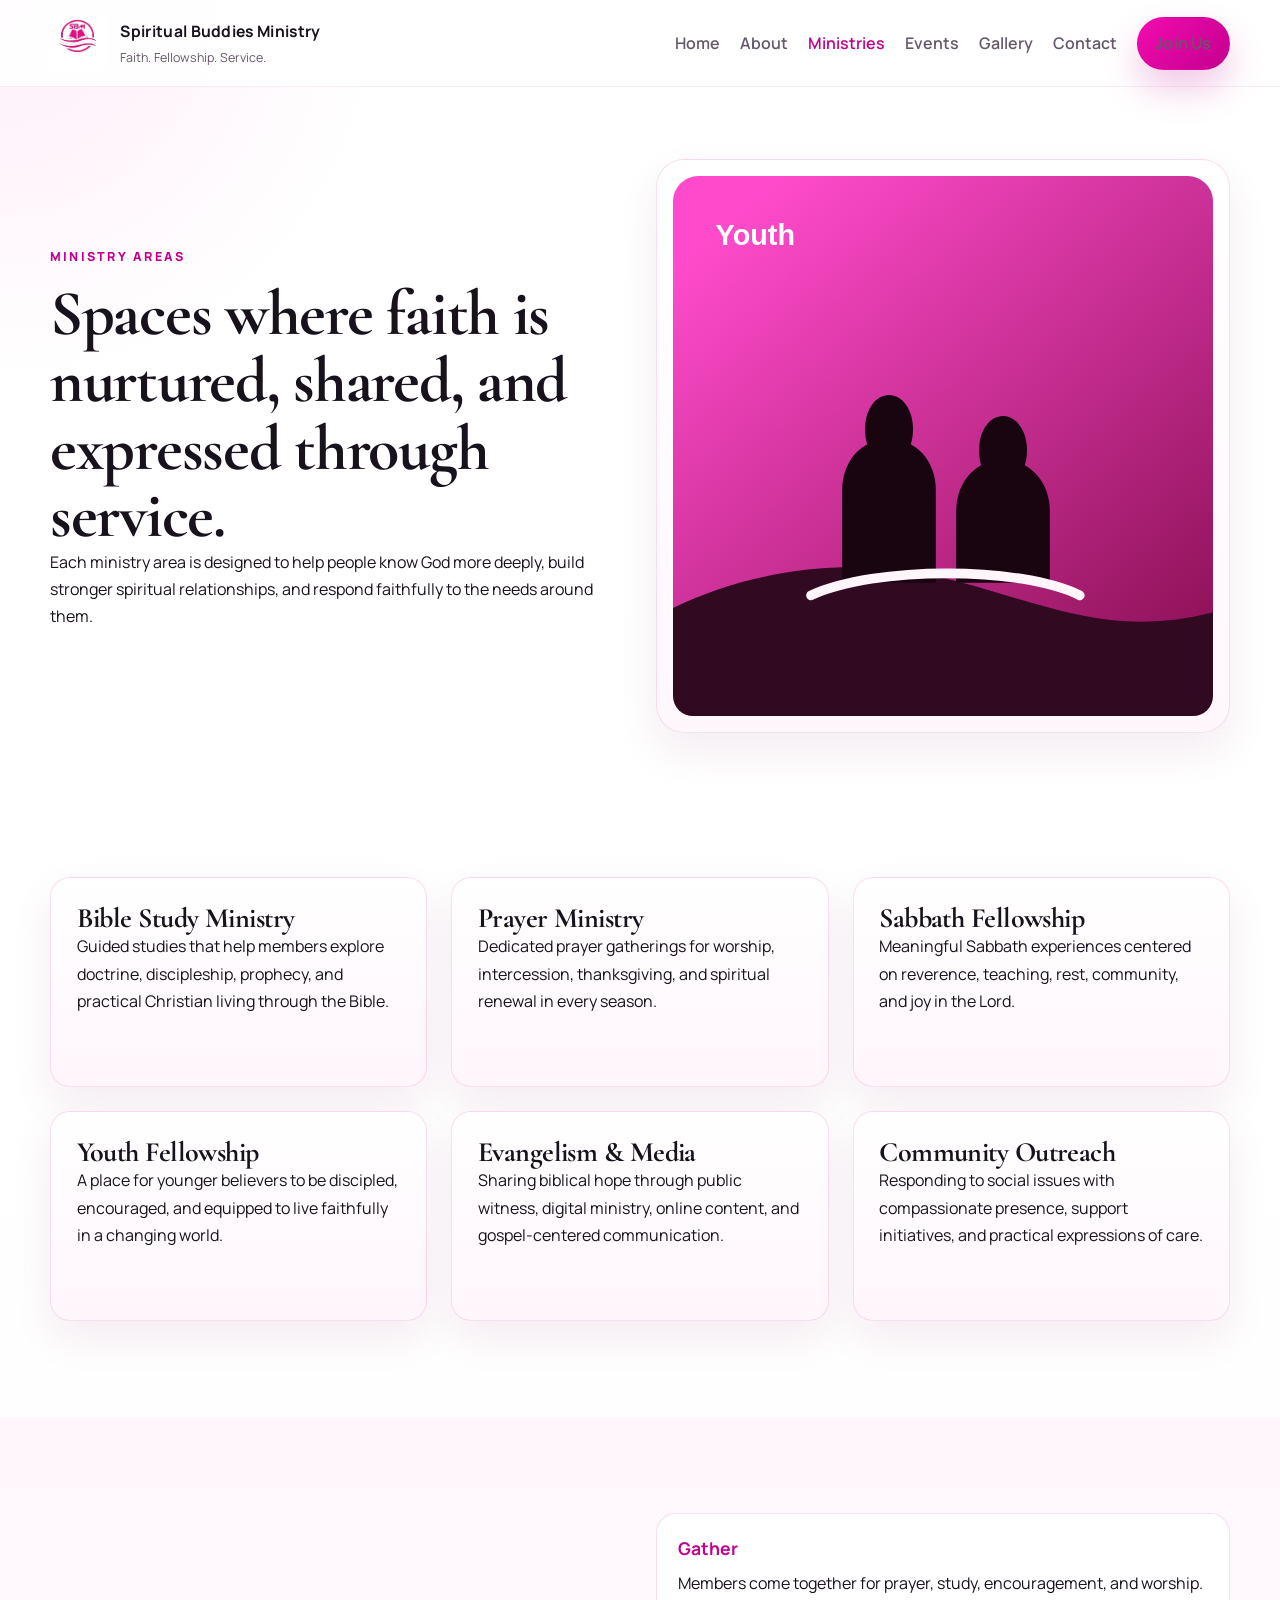
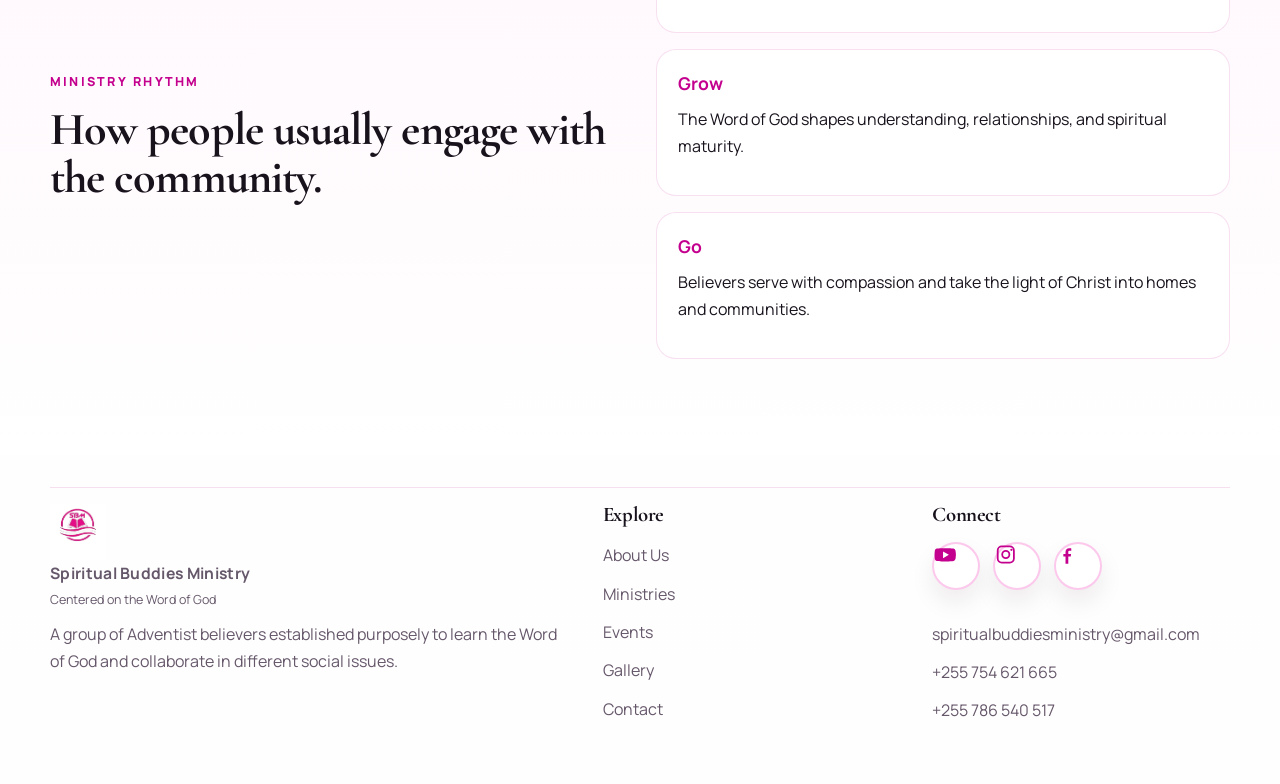
<file: ministries.html>
<!DOCTYPE html>
<html lang="en">
<head>
  <meta charset="UTF-8">
  <meta name="viewport" content="width=device-width, initial-scale=1.0">
  <meta name="description" content="Discover the ministry areas of Spiritual Buddies Ministry, from Bible study and prayer to outreach and fellowship.">
  <title>Ministries | Spiritual Buddies Ministry</title>
  <link rel="preconnect" href="https://fonts.googleapis.com">
  <link rel="preconnect" href="https://fonts.gstatic.com" crossorigin>
  <link href="https://fonts.googleapis.com/css2?family=Cormorant+Garamond:wght@500;600;700&family=Manrope:wght@400;500;600;700;800&display=swap" rel="stylesheet">
  <link rel="icon" type="image/svg+xml" href="assets/sbm.png">
  <link rel="stylesheet" href="styles.css">
</head>
<body>
  <div class="site-shell">
    <header class="site-header">
      <div class="container nav-row">
        <a class="brand" href="index.html" aria-label="Spiritual Buddies Ministry home">
          <img src="assets/sbm.png" alt="Spiritual Buddies Ministry logo">
          <span>
            <strong>Spiritual Buddies Ministry</strong>
            <small>Faith. Fellowship. Service.</small>
          </span>
        </a>

        <button class="nav-toggle" type="button" aria-expanded="false" aria-controls="site-nav">
          <span></span>
          <span></span>
          <span></span>
        </button>

        <nav class="site-nav" id="site-nav" aria-label="Main navigation">
          <a href="index.html">Home</a>
          <a href="about.html">About</a>
          <a class="active" href="ministries.html">Ministries</a>
          <a href="events.html">Events</a>
          <a href="gallery.html">Gallery</a>
          <a href="contact.html">Contact</a>
          <a class="button button-small" href="contact.html">Join Us</a>
        </nav>
      </div>
    </header>

    <main>
      <section class="page-hero">
        <div class="container page-hero-grid">
          <div>
            <p class="eyebrow">Ministry Areas</p>
            <h1>Spaces where faith is nurtured, shared, and expressed through service.</h1>
            <p>Each ministry area is designed to help people know God more deeply, build stronger spiritual relationships, and respond faithfully to the needs around them.</p>
          </div>
          <div class="page-hero-card">
            <img src="assets/gallery-5.svg" alt="Ministry focus artwork">
          </div>
        </div>
      </section>

      <section class="section">
        <div class="container ministry-grid ministry-grid-large">
          <article class="ministry-card detailed">
            <h3>Bible Study Ministry</h3>
            <p>Guided studies that help members explore doctrine, discipleship, prophecy, and practical Christian living through the Bible.</p>
          </article>
          <article class="ministry-card detailed">
            <h3>Prayer Ministry</h3>
            <p>Dedicated prayer gatherings for worship, intercession, thanksgiving, and spiritual renewal in every season.</p>
          </article>
          <article class="ministry-card detailed">
            <h3>Sabbath Fellowship</h3>
            <p>Meaningful Sabbath experiences centered on reverence, teaching, rest, community, and joy in the Lord.</p>
          </article>
          <article class="ministry-card detailed">
            <h3>Youth Fellowship</h3>
            <p>A place for younger believers to be discipled, encouraged, and equipped to live faithfully in a changing world.</p>
          </article>
          <article class="ministry-card detailed">
            <h3>Evangelism & Media</h3>
            <p>Sharing biblical hope through public witness, digital ministry, online content, and gospel-centered communication.</p>
          </article>
          <article class="ministry-card detailed">
            <h3>Community Outreach</h3>
            <p>Responding to social issues with compassionate presence, support initiatives, and practical expressions of care.</p>
          </article>
        </div>
      </section>

      <section class="section section-tint">
        <div class="container split-grid">
          <div>
            <p class="section-tag">Ministry Rhythm</p>
            <h2>How people usually engage with the community.</h2>
          </div>
          <div class="timeline">
            <div class="timeline-item">
              <strong>Gather</strong>
              <p>Members come together for prayer, study, encouragement, and worship.</p>
            </div>
            <div class="timeline-item">
              <strong>Grow</strong>
              <p>The Word of God shapes understanding, relationships, and spiritual maturity.</p>
            </div>
            <div class="timeline-item">
              <strong>Go</strong>
              <p>Believers serve with compassion and take the light of Christ into homes and communities.</p>
            </div>
          </div>
        </div>
      </section>
    </main>

    <footer class="site-footer">
      <div class="container footer-grid">
        <div>
          <a class="brand footer-brand" href="index.html">
            <img src="assets/sbm.png" alt="Spiritual Buddies Ministry logo">
            <span>
              <strong>Spiritual Buddies Ministry</strong>
              <small>Centered on the Word of God</small>
            </span>
          </a>
          <p class="footer-copy">A group of Adventist believers established purposely to learn the Word of God and collaborate in different social issues.</p>
        </div>
        <div>
          <h3>Explore</h3>
          <a href="about.html">About Us</a>
          <a href="ministries.html">Ministries</a>
          <a href="events.html">Events</a>
          <a href="gallery.html">Gallery</a>
          <a href="contact.html">Contact</a>
        </div>
        <div>
          <h3>Connect</h3>
          <div class="social-links" aria-label="Spiritual Buddies Ministry social media">
            <a class="social-link social-link-youtube" href="https://www.youtube.com/@spiritualbuddiesministry" target="_blank" rel="noreferrer" aria-label="YouTube">
              <svg viewBox="0 0 24 24" aria-hidden="true">
                <path d="M23.5 7.2a3 3 0 0 0-2.1-2.1C19.6 4.6 12 4.6 12 4.6s-7.6 0-9.4.5A3 3 0 0 0 .5 7.2 31.8 31.8 0 0 0 0 12a31.8 31.8 0 0 0 .5 4.8 3 3 0 0 0 2.1 2.1c1.8.5 9.4.5 9.4.5s7.6 0 9.4-.5a3 3 0 0 0 2.1-2.1A31.8 31.8 0 0 0 24 12a31.8 31.8 0 0 0-.5-4.8ZM9.7 15.7V8.3l6.5 3.7-6.5 3.7Z"/>
              </svg>
            </a>
            <a class="social-link social-link-instagram" href="https://www.instagram.com/spiritualbuddiesministry" target="_blank" rel="noreferrer" aria-label="Instagram">
              <svg viewBox="0 0 24 24" aria-hidden="true">
                <path d="M7.5 2h9A5.5 5.5 0 0 1 22 7.5v9a5.5 5.5 0 0 1-5.5 5.5h-9A5.5 5.5 0 0 1 2 16.5v-9A5.5 5.5 0 0 1 7.5 2Zm0 2A3.5 3.5 0 0 0 4 7.5v9A3.5 3.5 0 0 0 7.5 20h9a3.5 3.5 0 0 0 3.5-3.5v-9A3.5 3.5 0 0 0 16.5 4h-9Zm10.75 1.5a1.25 1.25 0 1 1 0 2.5 1.25 1.25 0 0 1 0-2.5ZM12 7a5 5 0 1 1 0 10 5 5 0 0 1 0-10Zm0 2a3 3 0 1 0 0 6 3 3 0 0 0 0-6Z"/>
              </svg>
            </a>
            <a class="social-link social-link-facebook" href="https://www.facebook.com/spiritualbuddiesministry" target="_blank" rel="noreferrer" aria-label="Facebook">
              <svg viewBox="0 0 24 24" aria-hidden="true">
                <path d="M13.5 22v-8h2.7l.4-3h-3.1V9.1c0-.9.3-1.5 1.6-1.5h1.7V4.9c-.3 0-1.3-.1-2.4-.1-2.4 0-4 1.5-4 4.2V11H8v3h2.4v8h3.1Z"/>
              </svg>
            </a>
          </div>
          <a href="mailto:spiritualbuddiesministry@gmail.com">spiritualbuddiesministry@gmail.com</a>
          <a href="tel:+255754621665">+255 754 621 665</a>
          <a href="tel:+255786540517">+255 786 540 517</a>
        </div>
      </div>
    </footer>
  </div>

  <script src="script.js"></script>
</body>
</html>
</file>
<file: styles.css>
:root {
  --bg: #ffffff;
  --bg-soft: #fff4fb;
  --surface: #ffffff;
  --surface-strong: #fff0fa;
  --surface-border: rgba(196, 0, 142, 0.12);
  --text: #18121c;
  --muted: #66586b;
  --brand: #f20baf;
  --brand-deep: #c4008e;
  --brand-ink: #5b0f49;
  --shadow: 0 24px 60px rgba(101, 20, 80, 0.11);
  --shadow-soft: 0 18px 40px rgba(121, 22, 95, 0.08);
  --radius-lg: 28px;
  --radius-md: 20px;
  --radius-sm: 14px;
  --container: 1180px;
  --transition: 260ms ease;
}

* {
  box-sizing: border-box;
}

html {
  scroll-behavior: smooth;
}

body {
  margin: 0;
  font-family: "Manrope", sans-serif;
  color: var(--text);
  background:
    radial-gradient(circle at top left, rgba(242, 11, 175, 0.07), transparent 24rem),
    linear-gradient(180deg, #ffffff 0%, #fffefe 100%);
  line-height: 1.7;
}

img {
  display: block;
  max-width: 100%;
}

a {
  color: inherit;
  text-decoration: none;
}

button,
input,
textarea {
  font: inherit;
}

.site-shell {
  min-height: 100vh;
}

.container {
  width: min(calc(100% - 2rem), var(--container));
  margin: 0 auto;
}

.site-header {
  position: sticky;
  top: 0;
  z-index: 20;
  backdrop-filter: blur(18px);
  background: rgba(255, 255, 255, 0.88);
  border-bottom: 1px solid rgba(196, 0, 142, 0.08);
}

.nav-row {
  display: flex;
  align-items: center;
  justify-content: space-between;
  gap: 1rem;
  padding: 0.95rem 0;
}

.brand {
  display: inline-flex;
  align-items: center;
  gap: 0.9rem;
  min-width: 0;
}

.brand img {
  width: 56px;
  height: 56px;
  flex: 0 0 auto;
}

.brand span {
  display: grid;
  gap: 0.1rem;
}

.brand strong {
  font-size: 0.98rem;
  letter-spacing: 0.02em;
}

.brand small {
  color: var(--muted);
  font-size: 0.78rem;
}

.site-nav {
  display: flex;
  align-items: center;
  gap: 1.25rem;
}

.site-nav a {
  color: var(--muted);
  font-weight: 600;
  transition: color var(--transition);
}

.site-nav a:hover,
.site-nav a.active {
  color: var(--brand-deep);
}

.nav-toggle {
  display: none;
  background: transparent;
  border: 0;
  padding: 0.4rem;
  cursor: pointer;
}

.nav-toggle span {
  display: block;
  width: 28px;
  height: 2px;
  border-radius: 999px;
  background: var(--text);
}

.nav-toggle span + span {
  margin-top: 6px;
}

.button {
  display: inline-flex;
  align-items: center;
  justify-content: center;
  gap: 0.5rem;
  border: 1px solid transparent;
  border-radius: 999px;
  padding: 0.95rem 1.45rem;
  background: linear-gradient(135deg, var(--brand) 0%, var(--brand-deep) 100%);
  color: #fff;
  font-weight: 800;
  letter-spacing: 0.01em;
  box-shadow: 0 18px 36px rgba(196, 0, 142, 0.22);
  transition: transform var(--transition), box-shadow var(--transition), border-color var(--transition), color var(--transition);
}

.button:hover {
  transform: translateY(-2px);
  box-shadow: 0 22px 40px rgba(196, 0, 142, 0.25);
}

.button-small {
  padding: 0.75rem 1.1rem;
}

.button-ghost {
  background: rgba(255, 255, 255, 0.08);
  color: #fff;
  border-color: rgba(255, 255, 255, 0.24);
  box-shadow: none;
}

.page-hero .button-ghost,
.cta-section .button-ghost {
  background: transparent;
  color: var(--brand-deep);
  border-color: rgba(196, 0, 142, 0.25);
}

.hero {
  position: relative;
  min-height: 620px;
  height: 78vh;
  max-height: 840px;
  overflow: clip;
  background: #120511;
}

.hero-slide {
  position: absolute;
  inset: 0;
  opacity: 0;
  visibility: hidden;
  transition: opacity 900ms ease, visibility 900ms ease;
}

.hero-slide.is-active {
  opacity: 1;
  visibility: visible;
}

.hero-slide img {
  position: absolute;
  inset: 0;
  width: 100%;
  height: 100%;
  object-fit: cover;
}

.hero-overlay {
  position: absolute;
  inset: 0;
  background:
    linear-gradient(90deg, rgba(8, 2, 8, 0.78) 0%, rgba(28, 4, 22, 0.58) 40%, rgba(26, 3, 19, 0.3) 100%),
    linear-gradient(180deg, rgba(14, 1, 10, 0.1) 0%, rgba(14, 1, 10, 0.5) 100%);
}

.hero-content {
  position: relative;
  z-index: 1;
  display: grid;
  align-content: center;
  height: 100%;
  padding: 6rem 0 7rem;
  color: #fff;
  max-width: 760px;
}

.eyebrow,
.section-tag {
  margin: 0 0 0.8rem;
  text-transform: uppercase;
  letter-spacing: 0.18em;
  font-size: 0.78rem;
  font-weight: 800;
  color: var(--brand-deep);
}

.hero .eyebrow {
  color: rgba(255, 255, 255, 0.82);
}

h1,
h2,
h3 {
  margin: 0;
  font-family: "Cormorant Garamond", serif;
  line-height: 1.05;
  letter-spacing: -0.02em;
}

h1 {
  font-size: clamp(3rem, 5vw, 5.4rem);
}

h2 {
  font-size: clamp(2.2rem, 3.6vw, 3.4rem);
}

h3 {
  font-size: 1.75rem;
}

.hero-copy {
  max-width: 56ch;
  margin: 1.35rem 0 0;
  color: rgba(255, 255, 255, 0.9);
  font-size: 1.08rem;
}

.hero-actions,
.cta-actions {
  display: flex;
  flex-wrap: wrap;
  gap: 1rem;
  margin-top: 2rem;
}

.hero-controls {
  position: absolute;
  left: 50%;
  bottom: 2.2rem;
  transform: translateX(-50%);
  z-index: 2;
}

.hero-dots {
  display: inline-flex;
  align-items: center;
  gap: 0.75rem;
  padding: 0.7rem 1rem;
  border-radius: 999px;
  background: rgba(255, 255, 255, 0.12);
  border: 1px solid rgba(255, 255, 255, 0.14);
  backdrop-filter: blur(14px);
}

.hero-dot {
  width: 12px;
  height: 12px;
  padding: 0;
  border-radius: 50%;
  border: 0;
  background: rgba(255, 255, 255, 0.35);
  cursor: pointer;
  transition: transform var(--transition), background var(--transition);
}

.hero-dot.is-active {
  transform: scale(1.15);
  background: #fff;
}

.section {
  padding: 6rem 0;
}

.section-tint {
  background: linear-gradient(180deg, rgba(255, 244, 251, 0.75) 0%, rgba(255, 255, 255, 1) 100%);
}

.split-grid,
.page-hero-grid,
.contact-grid {
  display: grid;
  grid-template-columns: repeat(2, minmax(0, 1fr));
  gap: 2rem;
  align-items: center;
}

.page-hero {
  padding: 4.5rem 0 3rem;
}

.page-hero-card,
.scripture-card,
.cta-card,
.feature-card,
.ministry-card,
.event-card,
.preview-card,
.value-card,
.schedule-card,
.gallery-card,
.contact-card,
.form-panel,
.contact-panel {
  background: var(--surface);
  border: 1px solid var(--surface-border);
  box-shadow: var(--shadow-soft);
}

.page-hero-card,
.cta-card,
.scripture-card,
.form-panel,
.contact-panel {
  border-radius: var(--radius-lg);
}

.page-hero-card {
  padding: 1rem;
  background: linear-gradient(180deg, #fff 0%, #fff7fc 100%);
}

.page-hero-card img {
  width: 100%;
  border-radius: calc(var(--radius-lg) - 8px);
}

.card-grid,
.event-grid,
.preview-grid,
.value-grid {
  display: grid;
  grid-template-columns: repeat(3, minmax(0, 1fr));
  gap: 1.5rem;
}

.feature-card,
.event-card,
.preview-card,
.value-card,
.schedule-card,
.gallery-card,
.contact-card,
.ministry-card {
  border-radius: var(--radius-md);
  padding: 1.6rem;
}

.card-icon {
  display: inline-flex;
  align-items: center;
  justify-content: center;
  width: 3rem;
  height: 3rem;
  margin-bottom: 1rem;
  border-radius: 50%;
  background: linear-gradient(135deg, rgba(242, 11, 175, 0.12), rgba(196, 0, 142, 0.18));
  color: var(--brand-deep);
  font-weight: 800;
}

.section-heading {
  display: flex;
  align-items: end;
  justify-content: space-between;
  gap: 1rem;
  margin-bottom: 2rem;
}

.text-link {
  color: var(--brand-deep);
  font-weight: 800;
}

.scripture-section {
  padding-top: 1rem;
}

.scripture-card {
  padding: 3rem;
  text-align: center;
  background:
    radial-gradient(circle at top, rgba(242, 11, 175, 0.12), transparent 18rem),
    linear-gradient(180deg, #ffffff 0%, #fff9fd 100%);
}

.scripture-card blockquote {
  max-width: 20ch;
  margin: 0 auto;
  font-family: "Cormorant Garamond", serif;
  font-size: clamp(2rem, 4vw, 3.4rem);
  line-height: 1.1;
}

.scripture-ref {
  margin-top: 1rem;
  font-weight: 800;
  color: var(--brand-deep);
}

.ministry-grid {
  display: grid;
  grid-template-columns: repeat(2, minmax(0, 1fr));
  gap: 1.5rem;
}

.ministry-grid-large {
  grid-template-columns: repeat(3, minmax(0, 1fr));
}

.ministry-card {
  background:
    linear-gradient(180deg, rgba(255, 255, 255, 1), rgba(255, 246, 252, 1));
}

.ministry-card.detailed {
  min-height: 210px;
}

.event-card {
  min-height: 220px;
}

.event-card.featured {
  background:
    linear-gradient(145deg, rgba(242, 11, 175, 0.08), rgba(196, 0, 142, 0.12)),
    #ffffff;
}

.event-date {
  margin: 0 0 0.5rem;
  color: var(--brand-deep);
  font-size: 0.9rem;
  font-weight: 800;
  text-transform: uppercase;
  letter-spacing: 0.12em;
}

.preview-card,
.gallery-card {
  overflow: hidden;
  padding: 0;
}

.preview-card img,
.gallery-card img {
  aspect-ratio: 1 / 1;
  width: 100%;
  object-fit: cover;
}

.preview-card figcaption,
.gallery-card figcaption {
  padding: 1.15rem 1.2rem 1.35rem;
  font-weight: 700;
}

.cta-section {
  padding-top: 2rem;
}

.cta-card {
  display: flex;
  align-items: center;
  justify-content: space-between;
  gap: 2rem;
  padding: 2.2rem 2.4rem;
  background:
    linear-gradient(135deg, rgba(255, 245, 252, 1), rgba(255, 255, 255, 1));
}

.site-footer {
  padding: 2rem 0 3rem;
}

.footer-grid {
  display: grid;
  grid-template-columns: 1.4fr 0.8fr 0.8fr;
  gap: 2rem;
  padding-top: 1rem;
  border-top: 1px solid rgba(196, 0, 142, 0.12);
}

.footer-brand {
  margin-bottom: 1rem;
}

.footer-copy {
  max-width: 56ch;
  color: var(--muted);
}

.site-footer h3 {
  margin-bottom: 1rem;
  font-size: 1.3rem;
}

.site-footer a {
  display: block;
  margin-bottom: 0.7rem;
  color: var(--muted);
}

.social-links {
  display: flex;
  flex-wrap: wrap;
  gap: 0.8rem;
  margin-bottom: 1rem;
}

.social-link {
  display: inline-flex;
  align-items: center;
  justify-content: center;
  width: 3rem;
  height: 3rem;
  margin-bottom: 0;
  border-radius: 50%;
  color: var(--brand-deep);
  background: #fff;
  border: 2px solid rgba(242, 11, 175, 0.22);
  box-shadow: 0 12px 24px rgba(24, 18, 28, 0.08);
  transition:
    transform var(--transition),
    box-shadow var(--transition),
    border-color var(--transition),
    background var(--transition),
    color var(--transition);
}

.social-link:hover,
.social-link:focus-visible {
  transform: translateY(-3px);
  color: #fff;
  background: linear-gradient(135deg, var(--brand) 0%, var(--brand-deep) 100%);
  border-color: transparent;
  box-shadow: 0 18px 30px rgba(196, 0, 142, 0.22);
}

.social-link svg {
  width: 1.35rem;
  height: 1.35rem;
  display: block;
  fill: currentColor;
}

.social-link-youtube svg {
  transform: translateX(0.02rem);
}

.social-link-instagram svg {
  transform: translateY(-0.02rem);
}

.social-link-facebook svg {
  transform: translateX(0.01rem);
}

.social-link-youtube,
.social-link-instagram,
.social-link-facebook {
  background: #fff;
}

.site-footer .social-links {
  margin-bottom: 1.2rem;
}

.site-footer .social-link {
  color: var(--brand-deep);
  background: #fff;
  border-color: rgba(242, 11, 175, 0.22);
  box-shadow: 0 12px 24px rgba(24, 18, 28, 0.08);
}

.site-footer .social-link:hover,
.site-footer .social-link:focus-visible {
  color: #fff;
  background: linear-gradient(135deg, var(--brand) 0%, var(--brand-deep) 100%);
  border-color: transparent;
  box-shadow: 0 18px 30px rgba(196, 0, 142, 0.22);
}

.timeline {
  display: grid;
  gap: 1rem;
}

.timeline-item {
  padding: 1.2rem 1.3rem;
  border-radius: var(--radius-md);
  border: 1px solid var(--surface-border);
  background: var(--surface);
}

.timeline-item strong {
  display: block;
  margin-bottom: 0.4rem;
  color: var(--brand-deep);
  font-size: 1.1rem;
}

.event-list,
.notes-list {
  display: grid;
  gap: 1rem;
}

.schedule-card {
  display: grid;
  grid-template-columns: 0.9fr 1.4fr;
  gap: 1.5rem;
  align-items: center;
}

.gallery-grid {
  display: grid;
  grid-template-columns: repeat(3, minmax(0, 1fr));
  gap: 1.5rem;
}

.contact-panel,
.form-panel {
  padding: 2rem;
}

.contact-form {
  display: grid;
  gap: 1rem;
}

.contact-stack {
  display: grid;
  gap: 0.55rem;
}

.contact-card .social-links {
  margin-bottom: 0;
}

.contact-form label {
  display: grid;
  gap: 0.5rem;
  font-weight: 700;
  color: var(--text);
}

.contact-form input,
.contact-form textarea {
  width: 100%;
  border: 1px solid rgba(196, 0, 142, 0.16);
  border-radius: 14px;
  padding: 0.95rem 1rem;
  background: #fff;
  color: var(--text);
  outline: none;
  transition: border-color var(--transition), box-shadow var(--transition);
}

.contact-form input:focus,
.contact-form textarea:focus {
  border-color: rgba(196, 0, 142, 0.42);
  box-shadow: 0 0 0 4px rgba(242, 11, 175, 0.08);
}

.form-note {
  min-height: 1.5rem;
  margin: 0;
  color: var(--brand-deep);
  font-weight: 700;
}

.notes-list p,
.contact-card a,
.contact-card h3,
.value-card p,
.feature-card p,
.ministry-card p,
.event-card p,
.schedule-card p,
.footer-copy,
.split-grid p,
.page-hero p {
  margin-top: 0;
}

@media (max-width: 980px) {
  .site-nav {
    position: absolute;
    top: calc(100% + 0.75rem);
    left: 1rem;
    right: 1rem;
    display: none;
    flex-direction: column;
    align-items: stretch;
    padding: 1rem;
    border-radius: 24px;
    background: rgba(255, 255, 255, 0.98);
    border: 1px solid rgba(196, 0, 142, 0.1);
    box-shadow: var(--shadow);
  }

  .site-nav.is-open {
    display: flex;
  }

  .nav-toggle {
    display: block;
  }

  .split-grid,
  .page-hero-grid,
  .contact-grid,
  .card-grid,
  .event-grid,
  .preview-grid,
  .value-grid,
  .footer-grid,
  .gallery-grid,
  .ministry-grid,
  .ministry-grid-large,
  .schedule-card,
  .cta-card {
    grid-template-columns: 1fr;
  }

  .section-heading {
    align-items: start;
    flex-direction: column;
  }

  .hero {
    min-height: 560px;
    height: 72vh;
  }

  .hero-content {
    padding-top: 5rem;
    padding-bottom: 6rem;
  }
}

@media (max-width: 640px) {
  .container {
    width: min(calc(100% - 1.25rem), var(--container));
  }

  .brand span small {
    display: none;
  }

  .hero {
    min-height: 500px;
    height: 68vh;
  }

  .hero-content {
    padding-top: 4.25rem;
    padding-bottom: 5.4rem;
  }

  .hero-copy {
    font-size: 1rem;
  }

  .hero-dots {
    gap: 0.5rem;
  }

  .section {
    padding: 4.5rem 0;
  }

  .scripture-card,
  .contact-panel,
  .form-panel,
  .cta-card {
    padding: 1.5rem;
  }
}

@media (prefers-reduced-motion: reduce) {
  html {
    scroll-behavior: auto;
  }

  *,
  *::before,
  *::after {
    animation-duration: 0.01ms !important;
    animation-iteration-count: 1 !important;
    transition-duration: 0.01ms !important;
  }
}
</file>
